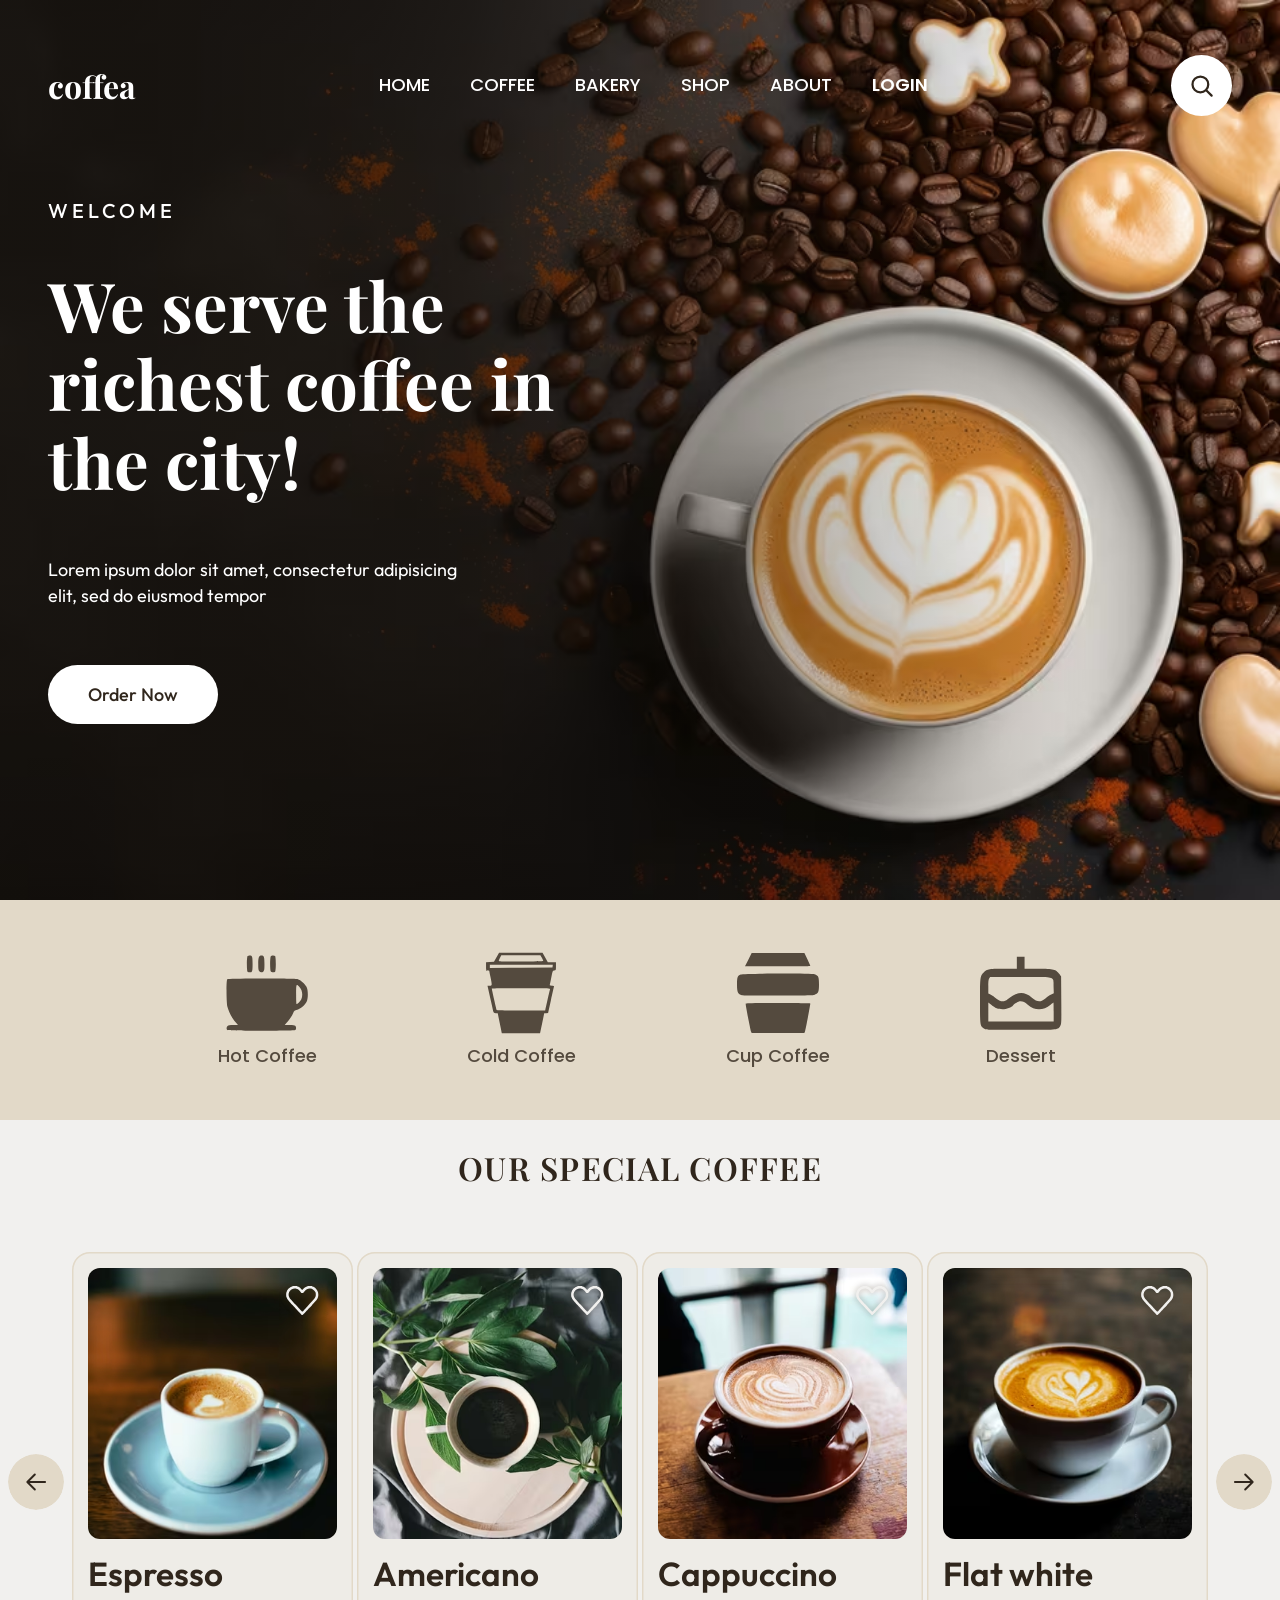
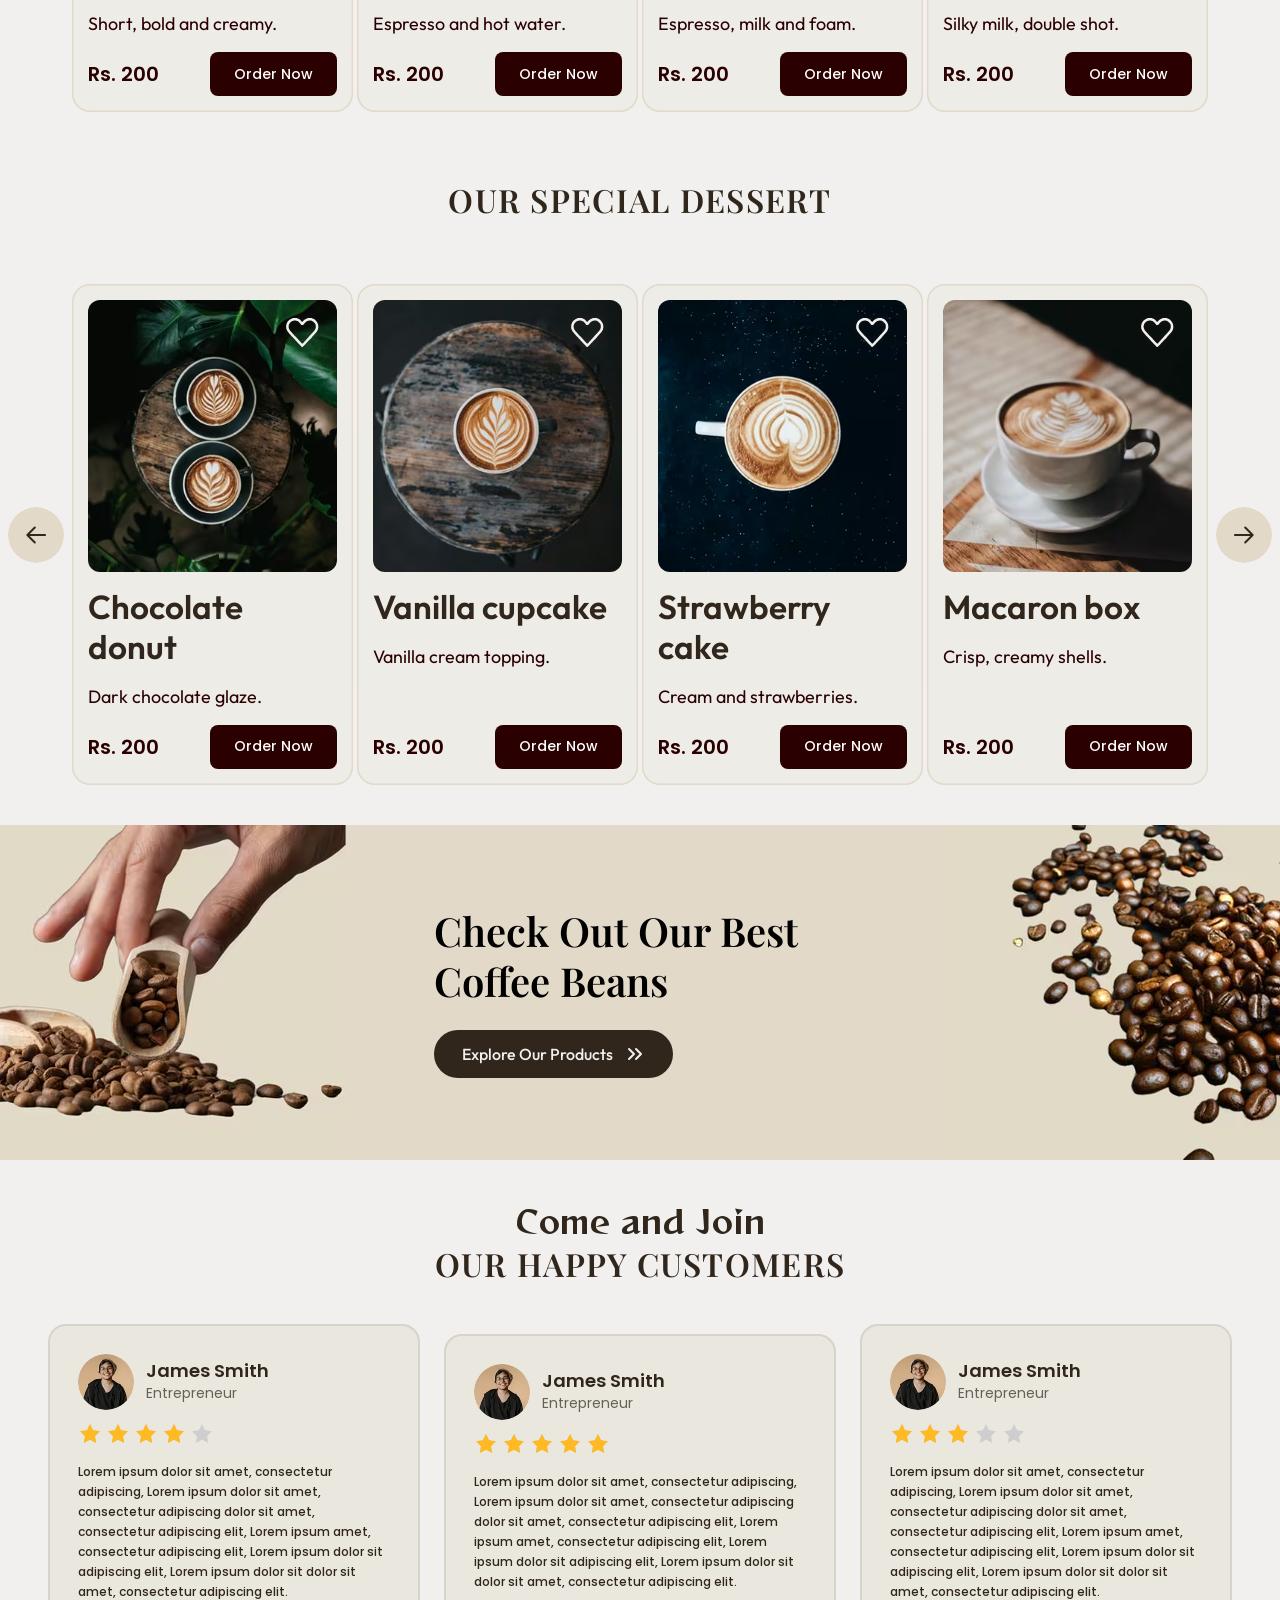
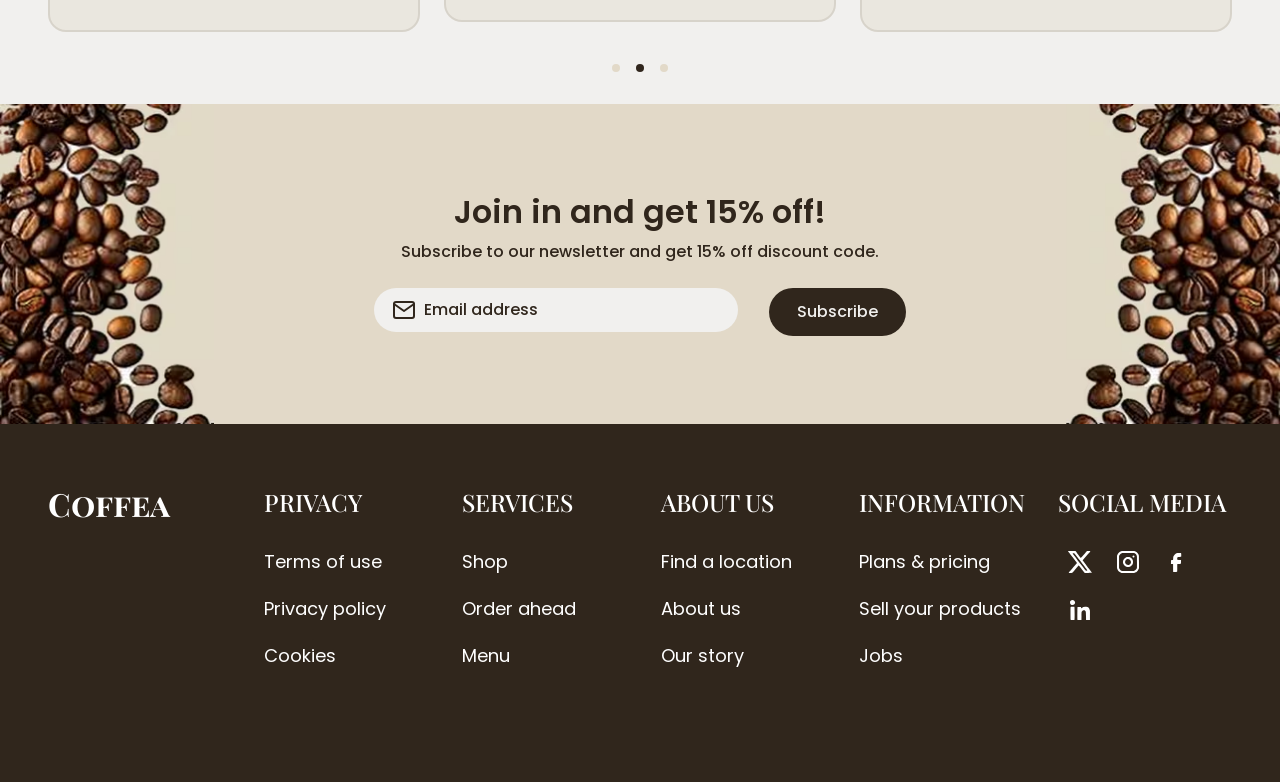
<file: index.html>
<!DOCTYPE html>
<html lang="en">
<head>
  <meta charset="utf-8">
  <meta name="viewport" content="width=device-width, initial-scale=1">
  <title>Coffea — The richest coffee in the city</title>
  <meta name="description" content="Coffea is a coffee shop serving freshly roasted coffee and homemade desserts. Order your favourite cup today.">
  <meta property="og:type" content="website">
  <meta property="og:title" content="Coffea — The richest coffee in the city">
  <meta property="og:description" content="Coffea is a coffee shop serving freshly roasted coffee and homemade desserts. Order your favourite cup today.">
  <meta name="theme-color" content="#30261c">
  <link rel="icon" href="assets/icons/favicon.svg" type="image/svg+xml">
  <link rel="preload" as="image" type="image/avif" imagesrcset="assets/img/hero-768.avif 768w, assets/img/hero-1280.avif 1280w, assets/img/hero-1920.avif 1920w" imagesizes="(min-width: 1024px) 100vw, 1280px" fetchpriority="high">
  <link rel="preconnect" href="https://fonts.googleapis.com">
  <link rel="preconnect" href="https://fonts.gstatic.com" crossorigin>
  <link rel="stylesheet" href="https://fonts.googleapis.com/css2?family=Outfit:wght@400;500;600&amp;family=Playfair+Display:wght@500;600;700&amp;family=Poppins:wght@400;500;600&amp;family=Reggae+One&amp;display=swap">
  <link rel="stylesheet" href="css/tokens.css?v=7">
  <link rel="stylesheet" href="css/base.css?v=7">
  <link rel="stylesheet" href="css/layout.css?v=7">
  <link rel="stylesheet" href="css/components/header.css?v=7">
  <link rel="stylesheet" href="css/components/hero.css?v=7">
  <link rel="stylesheet" href="css/components/categories.css?v=7">
  <link rel="stylesheet" href="css/components/product-card.css?v=7">
  <link rel="stylesheet" href="css/components/carousel.css?v=7">
  <link rel="stylesheet" href="css/components/promo.css?v=7">
  <link rel="stylesheet" href="css/components/testimonial-card.css?v=7">
  <link rel="stylesheet" href="css/components/newsletter.css?v=7">
  <link rel="stylesheet" href="css/components/footer.css?v=7">
  <link rel="stylesheet" href="css/utilities.css?v=7">
</head>
<body>
  <a class="skip-link" href="#main" lang="es">Saltar al contenido</a>
  <header class="header">
    <div class="header__inner container">
      <a class="header__logo" href="/">coffea</a>
      <nav class="header__nav" id="menu" aria-label="Principal">
        <ul class="header__list">
          <li><a class="header__link" href="#">home</a></li>
          <li><a class="header__link" href="#">coffee</a></li>
          <li><a class="header__link" href="#">bakery</a></li>
          <li><a class="header__link" href="#">shop</a></li>
          <li><a class="header__link" href="#">about</a></li>
          <li><a class="header__link header__link--strong" href="#">login</a></li>
        </ul>
      </nav>
      <button class="header__search" type="button" aria-label="Buscar">
        <img src="assets/icons/search.svg" alt="" width="61" height="61">
      </button>
      <input class="header__toggle" type="checkbox" id="menu-toggle" aria-label="Abrir menú" aria-controls="menu">
      <span class="header__burger" aria-hidden="true"><span class="header__burger-bar"></span></span>
    </div>
  </header>
  <main id="main">
    <section class="hero" aria-labelledby="hero-title">
      <picture>
        <source type="image/avif" srcset="assets/img/hero-768.avif 768w, assets/img/hero-1280.avif 1280w, assets/img/hero-1920.avif 1920w" sizes="(min-width: 1024px) 100vw, 1280px">
        <source type="image/webp" srcset="assets/img/hero-768.webp 768w, assets/img/hero-1280.webp 1280w, assets/img/hero-1920.webp 1920w" sizes="(min-width: 1024px) 100vw, 1280px">
        <img class="hero__bg" src="assets/img/hero-1920.jpg" srcset="assets/img/hero-768.jpg 768w, assets/img/hero-1280.jpg 1280w, assets/img/hero-1920.jpg 1920w" sizes="(min-width: 1024px) 100vw, 1280px" alt="" width="1920" height="1000" fetchpriority="high" decoding="async">
      </picture>
      <div class="hero__inner container">
        <div class="hero__content">
          <p class="hero__eyebrow">Welcome</p>
          <h1 class="hero__title" id="hero-title">We serve the richest coffee in the city!</h1>
          <p class="hero__text">Lorem ipsum dolor sit amet, consectetur adipisicing elit, sed do eiusmod tempor</p>
          <a class="btn btn--light" href="#coffee">Order Now</a>
        </div>
      </div>
    </section>

    <section class="categories" aria-label="Categorías">
      <ul class="categories__list">
        <li><a class="categories__link" href="#coffee">
          <svg class="categories__icon" viewBox="0 0 145 145" fill="currentColor" aria-hidden="true"><path fill-rule="evenodd" transform="translate(0.0 5.0)" d="M2.2,132.8C0.4,131.0 0.7,127.5 2.8,125.7C4.2,124.4 6.6,124.0 12.9,124.0L21.2,124.0L16.6,118.8C10.7,112.1 4.5,100.1 2.5,91.9C0.6,83.7 0.3,45.1 2.2,43.2C3.8,41.6 121.6,41.5 127.1,43.0C131.8,44.3 139.5,51.1 142.3,56.4C145.5,62.3 145.5,77.6 142.3,83.5C138.9,89.9 132.2,95.5 126.0,97.1C121.2,98.3 120.6,98.8 118.9,102.8C116.7,107.9 112.0,114.9 107.2,120.2L103.8,124.0L112.3,124.0C118.7,124.0 121.2,124.4 122.4,125.6C124.3,127.4 124.5,131.1 122.8,132.8C121.1,134.5 3.9,134.5 2.2,132.8ZM128.5,84.8C136.5,78.5 137.0,63.8 129.5,56.3C124.2,51.0 124.0,51.3 124.0,70.0C124.0,79.3 124.4,87.0 124.9,87.0C125.3,87.0 127.0,86.0 128.5,84.8ZM38.2,29.8C36.5,28.1 36.5,3.9 38.2,2.2C38.9,1.5 40.6,1.0 42.0,1.0C46.5,1.0 47.0,2.5 47.0,16.0C47.0,29.5 46.5,31.0 42.0,31.0C40.6,31.0 38.9,30.5 38.2,29.8ZM58.6,28.8C57.4,27.1 57.0,23.9 57.0,16.0C57.0,4.3 58.2,1.0 62.5,1.0C67.2,1.0 68.0,3.1 68.0,15.9C68.0,26.1 67.7,27.9 66.2,29.3C63.6,31.6 60.4,31.4 58.6,28.8ZM79.0,29.1C78.5,28.0 78.0,22.1 78.0,16.0C78.0,9.9 78.5,4.0 79.0,2.9C80.2,0.7 84.9,0.3 86.8,2.2C88.5,3.9 88.5,28.1 86.8,29.8C84.9,31.7 80.2,31.3 79.0,29.1Z"/></svg>
          Hot Coffee</a></li>
        <li><a class="categories__link" href="#coffee">
          <svg class="categories__icon" viewBox="0 0 129 129" fill="currentColor" aria-hidden="true"><path fill-rule="evenodd" transform="translate(9.5 0.0)" d="M24.9,127.8C24.8,127.6 23.4,120.5 21.6,112.0L18.4,96.5L15.2,96.2C12.9,96.0 11.9,95.3 11.5,93.7C11.2,92.5 9.0,82.8 6.6,72.2L2.3,53.0L5.6,53.0C9.7,53.0 9.7,52.8 7.0,39.5C5.9,34.2 5.0,29.6 5.0,29.4C5.0,29.2 3.9,29.0 2.5,29.0C0.1,29.0 -0.0,28.8 -0.0,22.5L-0.0,16.1L6.2,15.8L12.5,15.5L16.5,8.3L20.5,1.0L54.7,1.0L88.9,1.0L93.1,8.5L97.2,16.0L103.6,16.0L110.0,16.0L110.0,22.5C110.0,28.7 109.9,29.0 107.6,29.0C104.8,29.0 104.8,29.1 102.5,41.0C101.6,45.7 100.6,50.3 100.4,51.3C100.0,52.7 100.5,53.0 103.5,53.0C106.6,53.0 107.2,53.3 106.8,54.8C106.5,55.7 104.4,65.4 102.0,76.2L97.6,95.9L94.6,96.2L91.5,96.5L88.3,112.0C86.5,120.5 85.1,127.6 85.0,127.8C85.0,127.9 71.5,128.0 55.0,128.0C38.5,128.0 25.0,127.9 24.9,127.8ZM93.5,89.8C93.8,88.5 95.4,81.4 97.0,74.0C98.7,66.6 100.3,59.7 100.6,58.8C101.1,57.1 98.5,57.0 55.1,57.0C29.7,57.0 9.0,57.2 9.0,57.5C9.0,58.7 16.3,90.5 16.7,91.2C16.9,91.7 34.2,92.0 55.0,92.0L93.0,92.0L93.5,89.8ZM104.8,22.2L105.1,20.0L55.6,20.0L6.0,20.0L6.0,22.5L6.0,25.0L55.2,24.8L104.5,24.5L104.8,22.2ZM90.0,14.2C90.0,13.8 89.0,11.6 87.8,9.2L85.5,5.0L54.8,5.0L24.0,5.0L22.0,9.0C20.9,11.1 20.0,13.4 20.0,14.0C20.0,14.7 31.4,15.0 55.0,15.0C74.2,15.0 90.0,14.7 90.0,14.2Z"/></svg>
          Cold Coffee</a></li>
        <li><a class="categories__link" href="#coffee">
          <svg class="categories__icon" viewBox="0 0 123 123" fill="currentColor" aria-hidden="true"><path fill-rule="evenodd" transform="translate(0.0 0.5)" d="M21.0,118.8C20.1,116.6 13.0,79.9 13.0,77.2C13.0,76.3 23.4,76.0 61.5,76.0C88.2,76.0 110.0,76.3 110.0,76.7C110.0,78.8 102.7,116.9 102.0,118.8L101.0,121.0L61.5,121.0L22.0,121.0L21.0,118.8ZM7.3,64.3C1.6,63.2 -0.0,59.9 0.0,49.0C0.0,37.5 0.8,35.4 5.5,33.4C9.6,31.7 112.0,31.3 116.4,33.0C122.2,35.1 123.0,37.1 123.0,48.3C123.0,59.6 122.1,61.5 115.7,63.9C113.0,65.0 12.5,65.3 7.3,64.3ZM17.0,11.0L22.0,1.0L61.6,1.0L101.1,1.0L105.6,10.4C108.0,15.5 110.0,20.0 110.0,20.4C110.0,20.7 87.9,21.0 61.0,21.0L12.0,21.0L17.0,11.0Z"/></svg>
          Cup Coffee</a></li>
        <li><a class="categories__link" href="#dessert">
          <svg class="categories__icon" viewBox="0 0 138 138" fill="currentColor" aria-hidden="true"><path fill-rule="evenodd" transform="translate(0.0 7.0)" d="M7.2,122.0C-0.0,117.6 0.0,117.8 0.0,76.5C0.0,36.4 0.3,34.0 5.3,28.3C11.2,21.6 13.6,21.0 39.2,21.0L62.0,21.0L62.0,11.0L62.0,1.0L68.5,1.0L75.0,1.0L75.0,11.0L75.0,21.0L97.8,21.0C124.2,21.0 127.9,22.0 133.6,30.2L136.5,34.3L136.8,74.2C137.1,113.0 137.0,114.3 135.0,117.5C130.9,124.2 132.5,124.0 68.3,124.0C12.4,124.0 10.4,123.9 7.2,122.0ZM124.0,94.0C124.0,85.2 123.8,78.0 123.6,78.0C123.4,78.0 121.2,79.6 118.8,81.7C106.6,92.0 91.9,92.0 80.4,81.8C75.2,77.1 72.9,76.0 68.2,76.0C64.5,76.0 57.4,79.9 55.5,83.0C53.7,85.9 44.4,89.3 38.0,89.3C30.2,89.3 25.6,87.6 18.9,81.9L14.0,77.8L14.0,93.9L14.0,110.0L69.0,110.0L124.0,110.0L124.0,94.0ZM46.5,72.4C62.4,59.6 74.3,58.9 87.4,69.9C96.6,77.7 102.2,77.9 110.6,70.7C113.4,68.4 117.5,65.6 119.9,64.6L124.2,62.6L123.8,50.9C123.3,33.2 129.6,35.0 68.4,35.0L17.1,35.0L15.6,37.2C14.4,38.9 14.0,42.2 14.0,51.2L14.0,63.0L16.8,64.1C18.3,64.7 22.0,67.0 25.0,69.4C35.0,77.2 39.8,77.9 46.5,72.4Z"/></svg>
          Dessert</a></li>
      </ul>
    </section>

    <section class="products" aria-labelledby="coffee-title" id="coffee">
      <h2 class="section-title products__title" id="coffee-title">Our Special Coffee</h2>
      <div class="carousel">
        <span class="carousel__arrow carousel__arrow--prev" aria-hidden="true"></span>
        <ul class="carousel__track">
          <li class="carousel__item">
            <article class="product-card">
              <div class="product-card__media">
                <picture>
                  <source type="image/avif" srcset="assets/img/coffee-1-334.avif 334w, assets/img/coffee-1-668.avif 668w" sizes="(min-width: 1440px) 334px, (min-width: 1024px) 22vw, (min-width: 768px) 40vw, 82vw">
                  <source type="image/webp" srcset="assets/img/coffee-1-334.webp 334w, assets/img/coffee-1-668.webp 668w" sizes="(min-width: 1440px) 334px, (min-width: 1024px) 22vw, (min-width: 768px) 40vw, 82vw">
                  <img class="product-card__img" src="assets/img/coffee-1-334.jpg" srcset="assets/img/coffee-1-334.jpg 334w, assets/img/coffee-1-668.jpg 668w" sizes="(min-width: 1440px) 334px, (min-width: 1024px) 22vw, (min-width: 768px) 40vw, 82vw" alt="Espresso in a white cup on a light blue saucer" width="334" height="364" loading="lazy" decoding="async">
                </picture>
                <input class="product-card__fav-input" type="checkbox" id="fav-coffee-1" aria-label="Marcar Espresso como favorito">
                <span class="product-card__fav" aria-hidden="true"></span>
              </div>
              <h3 class="product-card__title">Espresso</h3>
              <p class="product-card__desc">Short, bold and creamy.</p>
              <div class="product-card__footer">
                <data class="product-card__price" value="200">Rs. 200</data>
                <button class="product-card__btn" type="button">Order Now</button>
              </div>
            </article>
          </li>
          <li class="carousel__item">
            <article class="product-card">
              <div class="product-card__media">
                <picture>
                  <source type="image/avif" srcset="assets/img/coffee-2-334.avif 334w, assets/img/coffee-2-668.avif 668w" sizes="(min-width: 1440px) 334px, (min-width: 1024px) 22vw, (min-width: 768px) 40vw, 82vw">
                  <source type="image/webp" srcset="assets/img/coffee-2-334.webp 334w, assets/img/coffee-2-668.webp 668w" sizes="(min-width: 1440px) 334px, (min-width: 1024px) 22vw, (min-width: 768px) 40vw, 82vw">
                  <img class="product-card__img" src="assets/img/coffee-2-334.jpg" srcset="assets/img/coffee-2-334.jpg 334w, assets/img/coffee-2-668.jpg 668w" sizes="(min-width: 1440px) 334px, (min-width: 1024px) 22vw, (min-width: 768px) 40vw, 82vw" alt="Black coffee in a white cup on a wooden tray with green leaves" width="334" height="364" loading="lazy" decoding="async">
                </picture>
                <input class="product-card__fav-input" type="checkbox" id="fav-coffee-2" aria-label="Marcar Americano como favorito">
                <span class="product-card__fav" aria-hidden="true"></span>
              </div>
              <h3 class="product-card__title">Americano</h3>
              <p class="product-card__desc">Espresso and hot water.</p>
              <div class="product-card__footer">
                <data class="product-card__price" value="200">Rs. 200</data>
                <button class="product-card__btn" type="button">Order Now</button>
              </div>
            </article>
          </li>
          <li class="carousel__item">
            <article class="product-card">
              <div class="product-card__media">
                <picture>
                  <source type="image/avif" srcset="assets/img/coffee-3-334.avif 334w, assets/img/coffee-3-668.avif 668w" sizes="(min-width: 1440px) 334px, (min-width: 1024px) 22vw, (min-width: 768px) 40vw, 82vw">
                  <source type="image/webp" srcset="assets/img/coffee-3-334.webp 334w, assets/img/coffee-3-668.webp 668w" sizes="(min-width: 1440px) 334px, (min-width: 1024px) 22vw, (min-width: 768px) 40vw, 82vw">
                  <img class="product-card__img" src="assets/img/coffee-3-334.jpg" srcset="assets/img/coffee-3-334.jpg 334w, assets/img/coffee-3-668.jpg 668w" sizes="(min-width: 1440px) 334px, (min-width: 1024px) 22vw, (min-width: 768px) 40vw, 82vw" alt="Cappuccino with a heart of milk foam in a brown cup on a wooden table" width="334" height="364" loading="lazy" decoding="async">
                </picture>
                <input class="product-card__fav-input" type="checkbox" id="fav-coffee-3" aria-label="Marcar Cappuccino como favorito">
                <span class="product-card__fav" aria-hidden="true"></span>
              </div>
              <h3 class="product-card__title">Cappuccino</h3>
              <p class="product-card__desc">Espresso, milk and foam.</p>
              <div class="product-card__footer">
                <data class="product-card__price" value="200">Rs. 200</data>
                <button class="product-card__btn" type="button">Order Now</button>
              </div>
            </article>
          </li>
          <li class="carousel__item">
            <article class="product-card">
              <div class="product-card__media">
                <picture>
                  <source type="image/avif" srcset="assets/img/coffee-4-334.avif 334w, assets/img/coffee-4-668.avif 668w" sizes="(min-width: 1440px) 334px, (min-width: 1024px) 22vw, (min-width: 768px) 40vw, 82vw">
                  <source type="image/webp" srcset="assets/img/coffee-4-334.webp 334w, assets/img/coffee-4-668.webp 668w" sizes="(min-width: 1440px) 334px, (min-width: 1024px) 22vw, (min-width: 768px) 40vw, 82vw">
                  <img class="product-card__img" src="assets/img/coffee-4-334.jpg" srcset="assets/img/coffee-4-334.jpg 334w, assets/img/coffee-4-668.jpg 668w" sizes="(min-width: 1440px) 334px, (min-width: 1024px) 22vw, (min-width: 768px) 40vw, 82vw" alt="Coffee with latte art in a white cup and saucer on a dark table" width="334" height="364" loading="lazy" decoding="async">
                </picture>
                <input class="product-card__fav-input" type="checkbox" id="fav-coffee-4" aria-label="Marcar Flat white como favorito">
                <span class="product-card__fav" aria-hidden="true"></span>
              </div>
              <h3 class="product-card__title">Flat white</h3>
              <p class="product-card__desc">Silky milk, double shot.</p>
              <div class="product-card__footer">
                <data class="product-card__price" value="200">Rs. 200</data>
                <button class="product-card__btn" type="button">Order Now</button>
              </div>
            </article>
          </li>
        </ul>
        <span class="carousel__arrow carousel__arrow--next" aria-hidden="true"></span>
      </div>
    </section>
    <section class="products" aria-labelledby="dessert-title" id="dessert">
      <h2 class="section-title products__title" id="dessert-title">Our Special Dessert</h2>
      <div class="carousel">
        <span class="carousel__arrow carousel__arrow--prev" aria-hidden="true"></span>
        <ul class="carousel__track">
          <li class="carousel__item">
            <article class="product-card">
              <div class="product-card__media">
                <picture>
                  <source type="image/avif" srcset="assets/img/dessert-1-334.avif 334w, assets/img/dessert-1-668.avif 668w" sizes="(min-width: 1440px) 334px, (min-width: 1024px) 22vw, (min-width: 768px) 40vw, 82vw">
                  <source type="image/webp" srcset="assets/img/dessert-1-334.webp 334w, assets/img/dessert-1-668.webp 668w" sizes="(min-width: 1440px) 334px, (min-width: 1024px) 22vw, (min-width: 768px) 40vw, 82vw">
                  <img class="product-card__img" src="assets/img/dessert-1-334.jpg" srcset="assets/img/dessert-1-334.jpg 334w, assets/img/dessert-1-668.jpg 668w" sizes="(min-width: 1440px) 334px, (min-width: 1024px) 22vw, (min-width: 768px) 40vw, 82vw" alt="Two cups of latte art coffee on a wooden stool among green leaves" width="334" height="364" loading="lazy" decoding="async">
                </picture>
                <input class="product-card__fav-input" type="checkbox" id="fav-dessert-1" aria-label="Marcar Chocolate donut como favorito">
                <span class="product-card__fav" aria-hidden="true"></span>
              </div>
              <h3 class="product-card__title">Chocolate donut</h3>
              <p class="product-card__desc">Dark chocolate glaze.</p>
              <div class="product-card__footer">
                <data class="product-card__price" value="200">Rs. 200</data>
                <button class="product-card__btn" type="button">Order Now</button>
              </div>
            </article>
          </li>
          <li class="carousel__item">
            <article class="product-card">
              <div class="product-card__media">
                <picture>
                  <source type="image/avif" srcset="assets/img/dessert-2-334.avif 334w, assets/img/dessert-2-668.avif 668w" sizes="(min-width: 1440px) 334px, (min-width: 1024px) 22vw, (min-width: 768px) 40vw, 82vw">
                  <source type="image/webp" srcset="assets/img/dessert-2-334.webp 334w, assets/img/dessert-2-668.webp 668w" sizes="(min-width: 1440px) 334px, (min-width: 1024px) 22vw, (min-width: 768px) 40vw, 82vw">
                  <img class="product-card__img" src="assets/img/dessert-2-334.jpg" srcset="assets/img/dessert-2-334.jpg 334w, assets/img/dessert-2-668.jpg 668w" sizes="(min-width: 1440px) 334px, (min-width: 1024px) 22vw, (min-width: 768px) 40vw, 82vw" alt="Top view of a latte art coffee on a round weathered wooden stool" width="334" height="364" loading="lazy" decoding="async">
                </picture>
                <input class="product-card__fav-input" type="checkbox" id="fav-dessert-2" aria-label="Marcar Vanilla cupcake como favorito">
                <span class="product-card__fav" aria-hidden="true"></span>
              </div>
              <h3 class="product-card__title">Vanilla cupcake</h3>
              <p class="product-card__desc">Vanilla cream topping.</p>
              <div class="product-card__footer">
                <data class="product-card__price" value="200">Rs. 200</data>
                <button class="product-card__btn" type="button">Order Now</button>
              </div>
            </article>
          </li>
          <li class="carousel__item">
            <article class="product-card">
              <div class="product-card__media">
                <picture>
                  <source type="image/avif" srcset="assets/img/dessert-3-334.avif 334w, assets/img/dessert-3-668.avif 668w" sizes="(min-width: 1440px) 334px, (min-width: 1024px) 22vw, (min-width: 768px) 40vw, 82vw">
                  <source type="image/webp" srcset="assets/img/dessert-3-334.webp 334w, assets/img/dessert-3-668.webp 668w" sizes="(min-width: 1440px) 334px, (min-width: 1024px) 22vw, (min-width: 768px) 40vw, 82vw">
                  <img class="product-card__img" src="assets/img/dessert-3-334.jpg" srcset="assets/img/dessert-3-334.jpg 334w, assets/img/dessert-3-668.jpg 668w" sizes="(min-width: 1440px) 334px, (min-width: 1024px) 22vw, (min-width: 768px) 40vw, 82vw" alt="Top view of a latte art coffee on a dark starry background" width="334" height="364" loading="lazy" decoding="async">
                </picture>
                <input class="product-card__fav-input" type="checkbox" id="fav-dessert-3" aria-label="Marcar Strawberry cake como favorito">
                <span class="product-card__fav" aria-hidden="true"></span>
              </div>
              <h3 class="product-card__title">Strawberry cake</h3>
              <p class="product-card__desc">Cream and strawberries.</p>
              <div class="product-card__footer">
                <data class="product-card__price" value="200">Rs. 200</data>
                <button class="product-card__btn" type="button">Order Now</button>
              </div>
            </article>
          </li>
          <li class="carousel__item">
            <article class="product-card">
              <div class="product-card__media">
                <picture>
                  <source type="image/avif" srcset="assets/img/dessert-4-334.avif 334w, assets/img/dessert-4-668.avif 668w" sizes="(min-width: 1440px) 334px, (min-width: 1024px) 22vw, (min-width: 768px) 40vw, 82vw">
                  <source type="image/webp" srcset="assets/img/dessert-4-334.webp 334w, assets/img/dessert-4-668.webp 668w" sizes="(min-width: 1440px) 334px, (min-width: 1024px) 22vw, (min-width: 768px) 40vw, 82vw">
                  <img class="product-card__img" src="assets/img/dessert-4-334.jpg" srcset="assets/img/dessert-4-334.jpg 334w, assets/img/dessert-4-668.jpg 668w" sizes="(min-width: 1440px) 334px, (min-width: 1024px) 22vw, (min-width: 768px) 40vw, 82vw" alt="Cup of latte with a leaf pattern on a table in warm sunlight" width="334" height="364" loading="lazy" decoding="async">
                </picture>
                <input class="product-card__fav-input" type="checkbox" id="fav-dessert-4" aria-label="Marcar Macaron box como favorito">
                <span class="product-card__fav" aria-hidden="true"></span>
              </div>
              <h3 class="product-card__title">Macaron box</h3>
              <p class="product-card__desc">Crisp, creamy shells.</p>
              <div class="product-card__footer">
                <data class="product-card__price" value="200">Rs. 200</data>
                <button class="product-card__btn" type="button">Order Now</button>
              </div>
            </article>
          </li>
        </ul>
        <span class="carousel__arrow carousel__arrow--next" aria-hidden="true"></span>
      </div>
    </section>

    <section class="promo" aria-labelledby="promo-title">
      <picture>
        <source type="image/avif" srcset="assets/img/promo-hand-520.avif 520w, assets/img/promo-hand-1041.avif 1041w" sizes="(min-width: 1024px) 27vw, 22vw">
        <source type="image/webp" srcset="assets/img/promo-hand-520.webp 520w, assets/img/promo-hand-1041.webp 1041w" sizes="(min-width: 1024px) 27vw, 22vw">
        <img class="promo__img promo__img--hand" src="assets/img/promo-hand-520.jpg" srcset="assets/img/promo-hand-520.jpg 520w, assets/img/promo-hand-1041.jpg 1041w" sizes="(min-width: 1024px) 27vw, 22vw" alt="" width="520" height="335" loading="lazy" decoding="async">
      </picture>
      <div class="promo__inner container">
        <h2 class="promo__title" id="promo-title">Check Out Our Best Coffee Beans</h2>
        <a class="btn btn--dark" href="#coffee">Explore Our Products <span class="btn__icon" aria-hidden="true"></span></a>
      </div>
      <picture>
        <source type="image/avif" srcset="assets/img/promo-beans-503.avif 503w, assets/img/promo-beans-1005.avif 1005w" sizes="26vw">
        <source type="image/webp" srcset="assets/img/promo-beans-503.webp 503w, assets/img/promo-beans-1005.webp 1005w" sizes="26vw">
        <img class="promo__img promo__img--beans" src="assets/img/promo-beans-503.jpg" srcset="assets/img/promo-beans-503.jpg 503w, assets/img/promo-beans-1005.jpg 1005w" sizes="26vw" alt="" width="503" height="335" loading="lazy" decoding="async">
      </picture>
    </section>

    <section class="testimonials" aria-labelledby="testimonials-title">
      <h2 class="testimonials__title" id="testimonials-title">
        <span class="testimonials__eyebrow">Come and Join</span>
        <span class="testimonials__heading">Our Happy Customers</span>
      </h2>
      <ul class="testimonials__list">
          <li class="testimonials__item" id="t-1">
            <figure class="testimonial-card">
              <figcaption class="testimonial-card__caption">
                <picture>
                  <source type="image/webp" srcset="assets/img/avatar-1.webp">
                  <img class="testimonial-card__avatar" src="assets/img/avatar-1.jpg" alt="" width="56" height="56" loading="lazy" decoding="async">
                </picture>
                <span>
                  <span class="testimonial-card__name">James Smith</span>
                  <span class="testimonial-card__role">Entrepreneur</span>
                </span>
                <span class="testimonial-card__rating testimonial-card__rating--4" role="img" aria-label="4 de 5 estrellas"></span>
              </figcaption>
              <blockquote class="testimonial-card__text"><p>Lorem ipsum dolor sit amet, consectetur adipiscing, Lorem ipsum dolor sit amet, consectetur adipiscing dolor sit amet, consectetur adipiscing elit, Lorem ipsum amet, consectetur adipiscing elit, Lorem ipsum dolor sit adipiscing elit, Lorem ipsum dolor sit dolor sit amet, consectetur adipiscing elit.</p></blockquote>
            </figure>
          </li>
          <li class="testimonials__item testimonials__item--featured" id="t-2">
            <figure class="testimonial-card">
              <figcaption class="testimonial-card__caption">
                <picture>
                  <source type="image/webp" srcset="assets/img/avatar-1.webp">
                  <img class="testimonial-card__avatar" src="assets/img/avatar-1.jpg" alt="" width="56" height="56" loading="lazy" decoding="async">
                </picture>
                <span>
                  <span class="testimonial-card__name">James Smith</span>
                  <span class="testimonial-card__role">Entrepreneur</span>
                </span>
                <span class="testimonial-card__rating testimonial-card__rating--5" role="img" aria-label="5 de 5 estrellas"></span>
              </figcaption>
              <blockquote class="testimonial-card__text"><p>Lorem ipsum dolor sit amet, consectetur adipiscing, Lorem ipsum dolor sit amet, consectetur adipiscing dolor sit amet, consectetur adipiscing elit, Lorem ipsum amet, consectetur adipiscing elit, Lorem ipsum dolor sit adipiscing elit, Lorem ipsum dolor sit dolor sit amet, consectetur adipiscing elit.</p></blockquote>
            </figure>
          </li>
          <li class="testimonials__item" id="t-3">
            <figure class="testimonial-card">
              <figcaption class="testimonial-card__caption">
                <picture>
                  <source type="image/webp" srcset="assets/img/avatar-1.webp">
                  <img class="testimonial-card__avatar" src="assets/img/avatar-1.jpg" alt="" width="56" height="56" loading="lazy" decoding="async">
                </picture>
                <span>
                  <span class="testimonial-card__name">James Smith</span>
                  <span class="testimonial-card__role">Entrepreneur</span>
                </span>
                <span class="testimonial-card__rating testimonial-card__rating--3" role="img" aria-label="3 de 5 estrellas"></span>
              </figcaption>
              <blockquote class="testimonial-card__text"><p>Lorem ipsum dolor sit amet, consectetur adipiscing, Lorem ipsum dolor sit amet, consectetur adipiscing dolor sit amet, consectetur adipiscing elit, Lorem ipsum amet, consectetur adipiscing elit, Lorem ipsum dolor sit adipiscing elit, Lorem ipsum dolor sit dolor sit amet, consectetur adipiscing elit.</p></blockquote>
            </figure>
          </li>
      </ul>
      <nav class="testimonials__pager" aria-label="Testimonios">
        <a class="testimonials__pager-link" href="#t-1"><span class="visually-hidden" lang="es">Testimonio 1</span></a>
        <a class="testimonials__pager-link testimonials__pager-link--current" href="#t-2" aria-current="true"><span class="visually-hidden" lang="es">Testimonio 2</span></a>
        <a class="testimonials__pager-link" href="#t-3"><span class="visually-hidden" lang="es">Testimonio 3</span></a>
      </nav>
    </section>

    <section class="newsletter" aria-labelledby="newsletter-title">
      <picture>
        <source type="image/avif" srcset="assets/img/newsletter-beans-215.avif 215w, assets/img/newsletter-beans-430.avif 430w" sizes="215px">
        <source type="image/webp" srcset="assets/img/newsletter-beans-215.webp 215w, assets/img/newsletter-beans-430.webp 430w" sizes="215px">
        <img class="newsletter__img newsletter__img--left" src="assets/img/newsletter-beans-215.jpg" srcset="assets/img/newsletter-beans-215.jpg 215w, assets/img/newsletter-beans-430.jpg 430w" sizes="215px" alt="" width="215" height="321" loading="lazy" decoding="async">
      </picture>
      <div class="newsletter__inner container">
        <h2 class="newsletter__title" id="newsletter-title">Join in and get 15% off!</h2>
        <p class="newsletter__subtitle">Subscribe to our newsletter and get 15% off discount code.</p>
        <form class="newsletter__form" action="#" method="post">
          <label class="visually-hidden" for="newsletter-email" lang="es">Correo electrónico</label>
          <input class="newsletter__field" id="newsletter-email" name="email" type="email" required autocomplete="email" placeholder="Email address">
          <button class="btn btn--dark newsletter__submit" type="submit">Subscribe</button>
        </form>
      </div>
      <picture>
        <source type="image/avif" srcset="assets/img/newsletter-beans-215.avif 215w, assets/img/newsletter-beans-430.avif 430w" sizes="215px">
        <source type="image/webp" srcset="assets/img/newsletter-beans-215.webp 215w, assets/img/newsletter-beans-430.webp 430w" sizes="215px">
        <img class="newsletter__img newsletter__img--right" src="assets/img/newsletter-beans-215.jpg" srcset="assets/img/newsletter-beans-215.jpg 215w, assets/img/newsletter-beans-430.jpg 430w" sizes="215px" alt="" width="215" height="321" loading="lazy" decoding="async">
      </picture>
    </section>
  </main>
  <footer class="footer">
    <div class="container footer__grid">
      <a class="footer__brand" href="/">Coffea</a>
        <nav class="footer__col" aria-labelledby="footer-h-0">
          <h3 class="footer__heading" id="footer-h-0">PRIVACY</h3>
          <ul class="footer__list">
            <li><a class="footer__link" href="#">Terms of use</a></li>
            <li><a class="footer__link" href="#">Privacy policy</a></li>
            <li><a class="footer__link" href="#">Cookies</a></li>
          </ul>
        </nav>
        <nav class="footer__col" aria-labelledby="footer-h-1">
          <h3 class="footer__heading" id="footer-h-1">SERVICES</h3>
          <ul class="footer__list">
            <li><a class="footer__link" href="#">Shop</a></li>
            <li><a class="footer__link" href="#">Order ahead</a></li>
            <li><a class="footer__link" href="#">Menu</a></li>
          </ul>
        </nav>
        <nav class="footer__col" aria-labelledby="footer-h-2">
          <h3 class="footer__heading" id="footer-h-2">ABOUT US</h3>
          <ul class="footer__list">
            <li><a class="footer__link" href="#">Find a location</a></li>
            <li><a class="footer__link" href="#">About us</a></li>
            <li><a class="footer__link" href="#">Our story</a></li>
          </ul>
        </nav>
        <nav class="footer__col" aria-labelledby="footer-h-3">
          <h3 class="footer__heading" id="footer-h-3">INFORMATION</h3>
          <ul class="footer__list">
            <li><a class="footer__link" href="#">Plans &amp; pricing</a></li>
            <li><a class="footer__link" href="#">Sell your products</a></li>
            <li><a class="footer__link" href="#">Jobs</a></li>
          </ul>
        </nav>
      <div class="footer__social">
        <h3 class="footer__heading" id="footer-h-social">SOCIAL MEDIA</h3>
        <ul class="footer__social-list" aria-labelledby="footer-h-social">
            <li><a class="footer__social-link" href="#" aria-label="X (Twitter)"><img src="assets/icons/social-x.svg" alt="" width="24" height="24" loading="lazy"></a></li>
            <li><a class="footer__social-link" href="#" aria-label="Instagram"><img src="assets/icons/social-instagram.svg" alt="" width="24" height="24" loading="lazy"></a></li>
            <li><a class="footer__social-link" href="#" aria-label="Facebook"><img src="assets/icons/social-facebook.svg" alt="" width="24" height="24" loading="lazy"></a></li>
            <li><a class="footer__social-link" href="#" aria-label="LinkedIn"><img src="assets/icons/social-linkedin.svg" alt="" width="24" height="24" loading="lazy"></a></li>
        </ul>
      </div>
    </div>
  </footer>
</body>
</html>
</file>
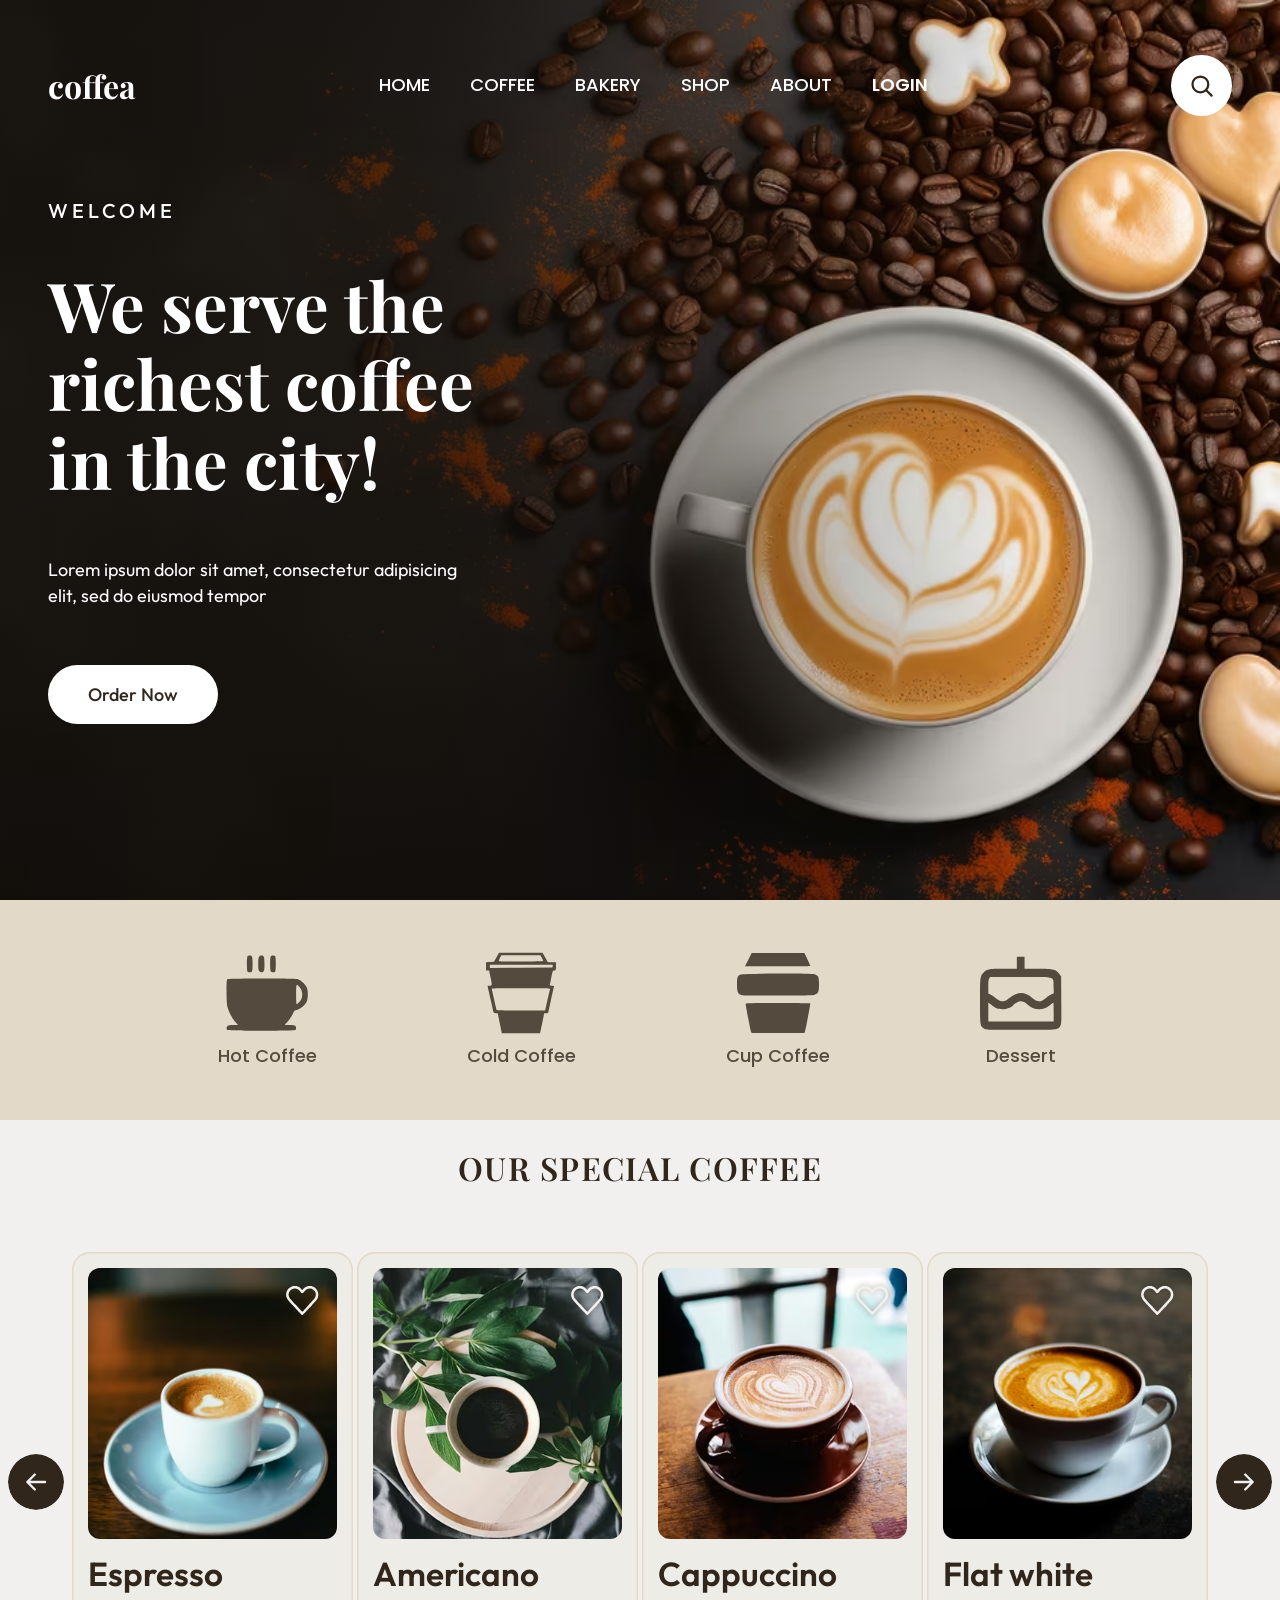
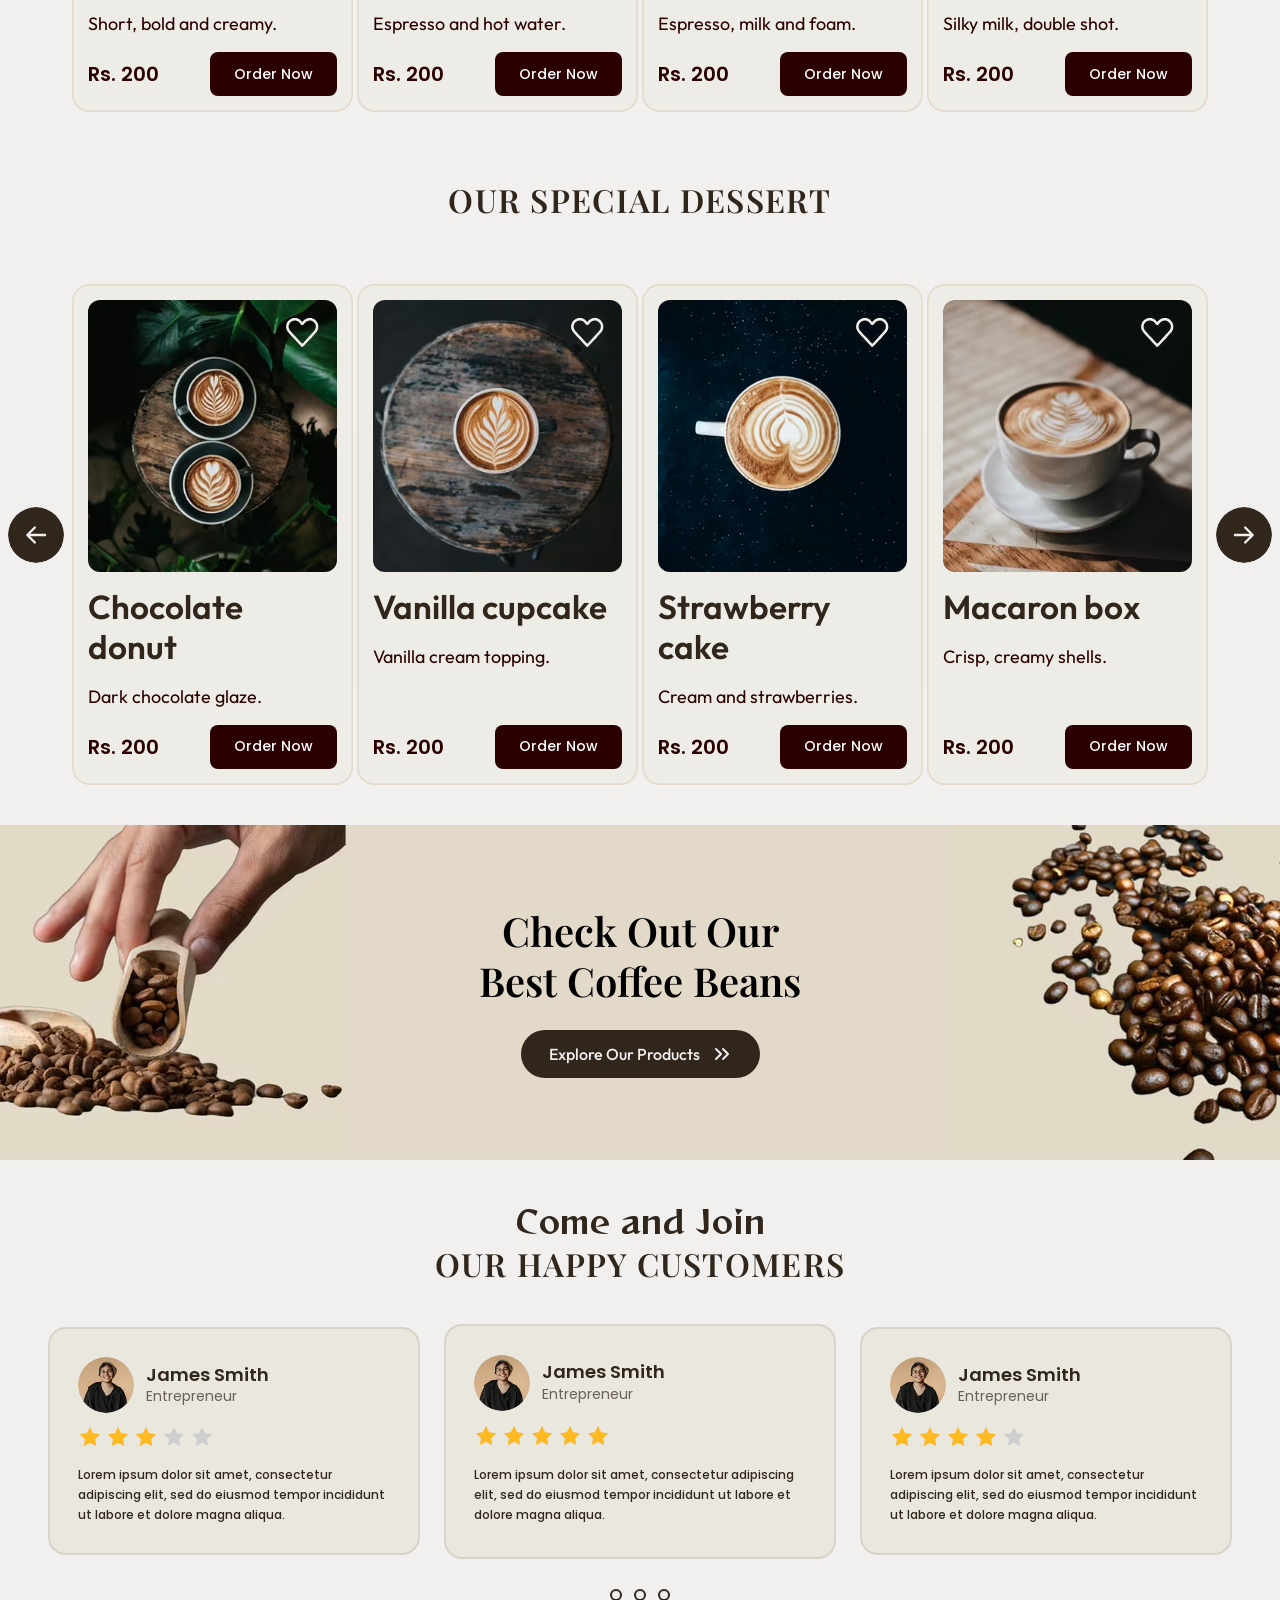
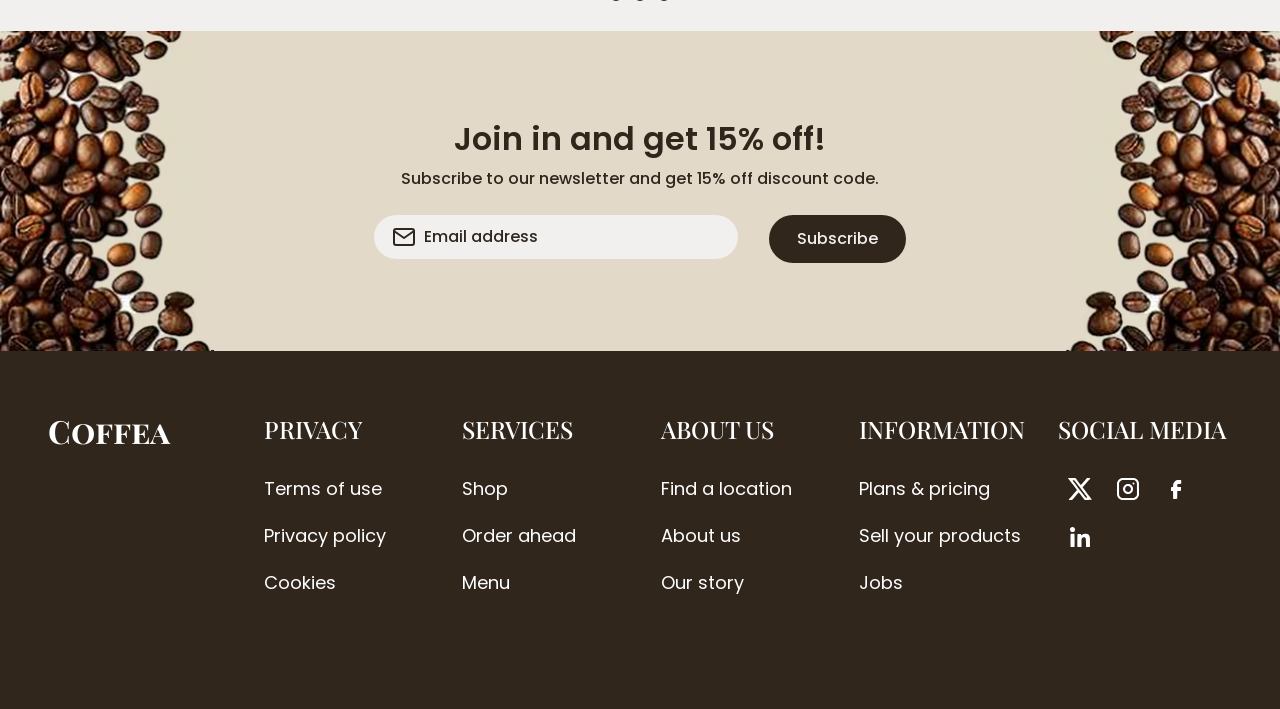
<file: coffea-landing/index.html>
<!DOCTYPE html>
<html lang="en">
<head>
  <meta charset="utf-8">
  <meta name="viewport" content="width=device-width, initial-scale=1">
  <title>Coffea — The richest coffee in the city</title>
  <meta name="description" content="Coffea is a coffee shop serving freshly roasted coffee and homemade desserts. Order your favourite cup today.">
  <meta property="og:type" content="website">
  <meta property="og:title" content="Coffea — The richest coffee in the city">
  <meta property="og:description" content="Coffea is a coffee shop serving freshly roasted coffee and homemade desserts. Order your favourite cup today.">
  <meta name="theme-color" content="#30261c">
  <link rel="icon" href="assets/icons/favicon.svg" type="image/svg+xml">
  <link rel="preload" as="image" type="image/avif" imagesrcset="assets/img/hero-768.avif 768w, assets/img/hero-1280.avif 1280w, assets/img/hero-1920.avif 1920w" imagesizes="(min-width: 1024px) 100vw, 1280px" fetchpriority="high">
  <link rel="preconnect" href="https://fonts.googleapis.com">
  <link rel="preconnect" href="https://fonts.gstatic.com" crossorigin>
  <link rel="stylesheet" href="https://fonts.googleapis.com/css2?family=Outfit:wght@400;500;600&amp;family=Playfair+Display:wght@500;600;700&amp;family=Poppins:wght@400;500;600&amp;family=Reggae+One&amp;display=swap">
  <link rel="stylesheet" href="css/tokens.css?v=6">
  <link rel="stylesheet" href="css/base.css?v=6">
  <link rel="stylesheet" href="css/layout.css?v=6">
  <link rel="stylesheet" href="css/components/header.css?v=6">
  <link rel="stylesheet" href="css/components/hero.css?v=6">
  <link rel="stylesheet" href="css/components/categories.css?v=6">
  <link rel="stylesheet" href="css/components/product-card.css?v=6">
  <link rel="stylesheet" href="css/components/carousel.css?v=6">
  <link rel="stylesheet" href="css/components/promo.css?v=6">
  <link rel="stylesheet" href="css/components/testimonial-card.css?v=6">
  <link rel="stylesheet" href="css/components/newsletter.css?v=6">
  <link rel="stylesheet" href="css/components/footer.css?v=6">
  <link rel="stylesheet" href="css/utilities.css?v=6">
</head>
<body>
  <a class="skip-link" href="#main" lang="es">Saltar al contenido</a>
  <header class="header">
    <div class="header__inner container">
      <a class="header__logo" href="/">coffea</a>
      <nav class="header__nav" id="menu" aria-label="Principal">
        <ul class="header__list">
          <li><a class="header__link" href="#">home</a></li>
          <li><a class="header__link" href="#">coffee</a></li>
          <li><a class="header__link" href="#">bakery</a></li>
          <li><a class="header__link" href="#">shop</a></li>
          <li><a class="header__link" href="#">about</a></li>
          <li><a class="header__link header__link--strong" href="#">login</a></li>
        </ul>
      </nav>
      <button class="header__search" type="button" aria-label="Buscar">
        <img src="assets/icons/search.svg" alt="" width="61" height="61">
      </button>
      <input class="header__toggle" type="checkbox" id="menu-toggle" aria-label="Abrir menú" aria-controls="menu">
      <span class="header__burger" aria-hidden="true"><span class="header__burger-bar"></span></span>
    </div>
  </header>
  <main id="main">
    <section class="hero" aria-labelledby="hero-title">
      <picture>
        <source type="image/avif" srcset="assets/img/hero-768.avif 768w, assets/img/hero-1280.avif 1280w, assets/img/hero-1920.avif 1920w" sizes="(min-width: 1024px) 100vw, 1280px">
        <source type="image/webp" srcset="assets/img/hero-768.webp 768w, assets/img/hero-1280.webp 1280w, assets/img/hero-1920.webp 1920w" sizes="(min-width: 1024px) 100vw, 1280px">
        <img class="hero__bg" src="assets/img/hero-1920.jpg" srcset="assets/img/hero-768.jpg 768w, assets/img/hero-1280.jpg 1280w, assets/img/hero-1920.jpg 1920w" sizes="(min-width: 1024px) 100vw, 1280px" alt="" width="1920" height="1000" fetchpriority="high" decoding="async">
      </picture>
      <div class="hero__inner container">
        <div class="hero__content">
          <p class="hero__eyebrow">Welcome</p>
          <h1 class="hero__title" id="hero-title">We serve the richest coffee in the city!</h1>
          <p class="hero__text">Lorem ipsum dolor sit amet, consectetur adipisicing elit, sed do eiusmod tempor</p>
          <a class="btn btn--light" href="#coffee">Order Now</a>
        </div>
      </div>
    </section>

    <section class="categories" aria-label="Categorías">
      <ul class="categories__list">
        <li><a class="categories__link" href="#coffee">
          <svg class="categories__icon" viewBox="0 0 145 145" fill="currentColor" aria-hidden="true"><path fill-rule="evenodd" transform="translate(0.0 5.0)" d="M2.2,132.8C0.4,131.0 0.7,127.5 2.8,125.7C4.2,124.4 6.6,124.0 12.9,124.0L21.2,124.0L16.6,118.8C10.7,112.1 4.5,100.1 2.5,91.9C0.6,83.7 0.3,45.1 2.2,43.2C3.8,41.6 121.6,41.5 127.1,43.0C131.8,44.3 139.5,51.1 142.3,56.4C145.5,62.3 145.5,77.6 142.3,83.5C138.9,89.9 132.2,95.5 126.0,97.1C121.2,98.3 120.6,98.8 118.9,102.8C116.7,107.9 112.0,114.9 107.2,120.2L103.8,124.0L112.3,124.0C118.7,124.0 121.2,124.4 122.4,125.6C124.3,127.4 124.5,131.1 122.8,132.8C121.1,134.5 3.9,134.5 2.2,132.8ZM128.5,84.8C136.5,78.5 137.0,63.8 129.5,56.3C124.2,51.0 124.0,51.3 124.0,70.0C124.0,79.3 124.4,87.0 124.9,87.0C125.3,87.0 127.0,86.0 128.5,84.8ZM38.2,29.8C36.5,28.1 36.5,3.9 38.2,2.2C38.9,1.5 40.6,1.0 42.0,1.0C46.5,1.0 47.0,2.5 47.0,16.0C47.0,29.5 46.5,31.0 42.0,31.0C40.6,31.0 38.9,30.5 38.2,29.8ZM58.6,28.8C57.4,27.1 57.0,23.9 57.0,16.0C57.0,4.3 58.2,1.0 62.5,1.0C67.2,1.0 68.0,3.1 68.0,15.9C68.0,26.1 67.7,27.9 66.2,29.3C63.6,31.6 60.4,31.4 58.6,28.8ZM79.0,29.1C78.5,28.0 78.0,22.1 78.0,16.0C78.0,9.9 78.5,4.0 79.0,2.9C80.2,0.7 84.9,0.3 86.8,2.2C88.5,3.9 88.5,28.1 86.8,29.8C84.9,31.7 80.2,31.3 79.0,29.1Z"/></svg>
          Hot Coffee</a></li>
        <li><a class="categories__link" href="#coffee">
          <svg class="categories__icon" viewBox="0 0 129 129" fill="currentColor" aria-hidden="true"><path fill-rule="evenodd" transform="translate(9.5 0.0)" d="M24.9,127.8C24.8,127.6 23.4,120.5 21.6,112.0L18.4,96.5L15.2,96.2C12.9,96.0 11.9,95.3 11.5,93.7C11.2,92.5 9.0,82.8 6.6,72.2L2.3,53.0L5.6,53.0C9.7,53.0 9.7,52.8 7.0,39.5C5.9,34.2 5.0,29.6 5.0,29.4C5.0,29.2 3.9,29.0 2.5,29.0C0.1,29.0 -0.0,28.8 -0.0,22.5L-0.0,16.1L6.2,15.8L12.5,15.5L16.5,8.3L20.5,1.0L54.7,1.0L88.9,1.0L93.1,8.5L97.2,16.0L103.6,16.0L110.0,16.0L110.0,22.5C110.0,28.7 109.9,29.0 107.6,29.0C104.8,29.0 104.8,29.1 102.5,41.0C101.6,45.7 100.6,50.3 100.4,51.3C100.0,52.7 100.5,53.0 103.5,53.0C106.6,53.0 107.2,53.3 106.8,54.8C106.5,55.7 104.4,65.4 102.0,76.2L97.6,95.9L94.6,96.2L91.5,96.5L88.3,112.0C86.5,120.5 85.1,127.6 85.0,127.8C85.0,127.9 71.5,128.0 55.0,128.0C38.5,128.0 25.0,127.9 24.9,127.8ZM93.5,89.8C93.8,88.5 95.4,81.4 97.0,74.0C98.7,66.6 100.3,59.7 100.6,58.8C101.1,57.1 98.5,57.0 55.1,57.0C29.7,57.0 9.0,57.2 9.0,57.5C9.0,58.7 16.3,90.5 16.7,91.2C16.9,91.7 34.2,92.0 55.0,92.0L93.0,92.0L93.5,89.8ZM104.8,22.2L105.1,20.0L55.6,20.0L6.0,20.0L6.0,22.5L6.0,25.0L55.2,24.8L104.5,24.5L104.8,22.2ZM90.0,14.2C90.0,13.8 89.0,11.6 87.8,9.2L85.5,5.0L54.8,5.0L24.0,5.0L22.0,9.0C20.9,11.1 20.0,13.4 20.0,14.0C20.0,14.7 31.4,15.0 55.0,15.0C74.2,15.0 90.0,14.7 90.0,14.2Z"/></svg>
          Cold Coffee</a></li>
        <li><a class="categories__link" href="#coffee">
          <svg class="categories__icon" viewBox="0 0 123 123" fill="currentColor" aria-hidden="true"><path fill-rule="evenodd" transform="translate(0.0 0.5)" d="M21.0,118.8C20.1,116.6 13.0,79.9 13.0,77.2C13.0,76.3 23.4,76.0 61.5,76.0C88.2,76.0 110.0,76.3 110.0,76.7C110.0,78.8 102.7,116.9 102.0,118.8L101.0,121.0L61.5,121.0L22.0,121.0L21.0,118.8ZM7.3,64.3C1.6,63.2 -0.0,59.9 0.0,49.0C0.0,37.5 0.8,35.4 5.5,33.4C9.6,31.7 112.0,31.3 116.4,33.0C122.2,35.1 123.0,37.1 123.0,48.3C123.0,59.6 122.1,61.5 115.7,63.9C113.0,65.0 12.5,65.3 7.3,64.3ZM17.0,11.0L22.0,1.0L61.6,1.0L101.1,1.0L105.6,10.4C108.0,15.5 110.0,20.0 110.0,20.4C110.0,20.7 87.9,21.0 61.0,21.0L12.0,21.0L17.0,11.0Z"/></svg>
          Cup Coffee</a></li>
        <li><a class="categories__link" href="#dessert">
          <svg class="categories__icon" viewBox="0 0 138 138" fill="currentColor" aria-hidden="true"><path fill-rule="evenodd" transform="translate(0.0 7.0)" d="M7.2,122.0C-0.0,117.6 0.0,117.8 0.0,76.5C0.0,36.4 0.3,34.0 5.3,28.3C11.2,21.6 13.6,21.0 39.2,21.0L62.0,21.0L62.0,11.0L62.0,1.0L68.5,1.0L75.0,1.0L75.0,11.0L75.0,21.0L97.8,21.0C124.2,21.0 127.9,22.0 133.6,30.2L136.5,34.3L136.8,74.2C137.1,113.0 137.0,114.3 135.0,117.5C130.9,124.2 132.5,124.0 68.3,124.0C12.4,124.0 10.4,123.9 7.2,122.0ZM124.0,94.0C124.0,85.2 123.8,78.0 123.6,78.0C123.4,78.0 121.2,79.6 118.8,81.7C106.6,92.0 91.9,92.0 80.4,81.8C75.2,77.1 72.9,76.0 68.2,76.0C64.5,76.0 57.4,79.9 55.5,83.0C53.7,85.9 44.4,89.3 38.0,89.3C30.2,89.3 25.6,87.6 18.9,81.9L14.0,77.8L14.0,93.9L14.0,110.0L69.0,110.0L124.0,110.0L124.0,94.0ZM46.5,72.4C62.4,59.6 74.3,58.9 87.4,69.9C96.6,77.7 102.2,77.9 110.6,70.7C113.4,68.4 117.5,65.6 119.9,64.6L124.2,62.6L123.8,50.9C123.3,33.2 129.6,35.0 68.4,35.0L17.1,35.0L15.6,37.2C14.4,38.9 14.0,42.2 14.0,51.2L14.0,63.0L16.8,64.1C18.3,64.7 22.0,67.0 25.0,69.4C35.0,77.2 39.8,77.9 46.5,72.4Z"/></svg>
          Dessert</a></li>
      </ul>
    </section>

    <section class="products" aria-labelledby="coffee-title" id="coffee">
      <h2 class="section-title products__title" id="coffee-title">Our Special Coffee</h2>
      <div class="carousel">
        <span class="carousel__arrow carousel__arrow--prev" aria-hidden="true"></span>
        <ul class="carousel__track">
          <li class="carousel__item">
            <article class="product-card">
              <div class="product-card__media">
                <picture>
                  <source type="image/avif" srcset="assets/img/coffee-1-334.avif 334w, assets/img/coffee-1-668.avif 668w" sizes="(min-width: 1440px) 334px, (min-width: 1024px) 22vw, (min-width: 768px) 40vw, 82vw">
                  <source type="image/webp" srcset="assets/img/coffee-1-334.webp 334w, assets/img/coffee-1-668.webp 668w" sizes="(min-width: 1440px) 334px, (min-width: 1024px) 22vw, (min-width: 768px) 40vw, 82vw">
                  <img class="product-card__img" src="assets/img/coffee-1-334.jpg" srcset="assets/img/coffee-1-334.jpg 334w, assets/img/coffee-1-668.jpg 668w" sizes="(min-width: 1440px) 334px, (min-width: 1024px) 22vw, (min-width: 768px) 40vw, 82vw" alt="Espresso in a white cup on a light blue saucer" width="334" height="364" loading="lazy" decoding="async">
                </picture>
                <input class="product-card__fav-input" type="checkbox" id="fav-coffee-1" aria-label="Marcar Espresso como favorito">
                <span class="product-card__fav" aria-hidden="true"></span>
              </div>
              <h3 class="product-card__title">Espresso</h3>
              <p class="product-card__desc">Short, bold and creamy.</p>
              <div class="product-card__footer">
                <data class="product-card__price" value="200">Rs. 200</data>
                <button class="product-card__btn" type="button">Order Now</button>
              </div>
            </article>
          </li>
          <li class="carousel__item">
            <article class="product-card">
              <div class="product-card__media">
                <picture>
                  <source type="image/avif" srcset="assets/img/coffee-2-334.avif 334w, assets/img/coffee-2-668.avif 668w" sizes="(min-width: 1440px) 334px, (min-width: 1024px) 22vw, (min-width: 768px) 40vw, 82vw">
                  <source type="image/webp" srcset="assets/img/coffee-2-334.webp 334w, assets/img/coffee-2-668.webp 668w" sizes="(min-width: 1440px) 334px, (min-width: 1024px) 22vw, (min-width: 768px) 40vw, 82vw">
                  <img class="product-card__img" src="assets/img/coffee-2-334.jpg" srcset="assets/img/coffee-2-334.jpg 334w, assets/img/coffee-2-668.jpg 668w" sizes="(min-width: 1440px) 334px, (min-width: 1024px) 22vw, (min-width: 768px) 40vw, 82vw" alt="Black coffee in a white cup on a wooden tray with green leaves" width="334" height="364" loading="lazy" decoding="async">
                </picture>
                <input class="product-card__fav-input" type="checkbox" id="fav-coffee-2" aria-label="Marcar Americano como favorito">
                <span class="product-card__fav" aria-hidden="true"></span>
              </div>
              <h3 class="product-card__title">Americano</h3>
              <p class="product-card__desc">Espresso and hot water.</p>
              <div class="product-card__footer">
                <data class="product-card__price" value="200">Rs. 200</data>
                <button class="product-card__btn" type="button">Order Now</button>
              </div>
            </article>
          </li>
          <li class="carousel__item">
            <article class="product-card">
              <div class="product-card__media">
                <picture>
                  <source type="image/avif" srcset="assets/img/coffee-3-334.avif 334w, assets/img/coffee-3-668.avif 668w" sizes="(min-width: 1440px) 334px, (min-width: 1024px) 22vw, (min-width: 768px) 40vw, 82vw">
                  <source type="image/webp" srcset="assets/img/coffee-3-334.webp 334w, assets/img/coffee-3-668.webp 668w" sizes="(min-width: 1440px) 334px, (min-width: 1024px) 22vw, (min-width: 768px) 40vw, 82vw">
                  <img class="product-card__img" src="assets/img/coffee-3-334.jpg" srcset="assets/img/coffee-3-334.jpg 334w, assets/img/coffee-3-668.jpg 668w" sizes="(min-width: 1440px) 334px, (min-width: 1024px) 22vw, (min-width: 768px) 40vw, 82vw" alt="Cappuccino with a heart of milk foam in a brown cup on a wooden table" width="334" height="364" loading="lazy" decoding="async">
                </picture>
                <input class="product-card__fav-input" type="checkbox" id="fav-coffee-3" aria-label="Marcar Cappuccino como favorito">
                <span class="product-card__fav" aria-hidden="true"></span>
              </div>
              <h3 class="product-card__title">Cappuccino</h3>
              <p class="product-card__desc">Espresso, milk and foam.</p>
              <div class="product-card__footer">
                <data class="product-card__price" value="200">Rs. 200</data>
                <button class="product-card__btn" type="button">Order Now</button>
              </div>
            </article>
          </li>
          <li class="carousel__item">
            <article class="product-card">
              <div class="product-card__media">
                <picture>
                  <source type="image/avif" srcset="assets/img/coffee-4-334.avif 334w, assets/img/coffee-4-668.avif 668w" sizes="(min-width: 1440px) 334px, (min-width: 1024px) 22vw, (min-width: 768px) 40vw, 82vw">
                  <source type="image/webp" srcset="assets/img/coffee-4-334.webp 334w, assets/img/coffee-4-668.webp 668w" sizes="(min-width: 1440px) 334px, (min-width: 1024px) 22vw, (min-width: 768px) 40vw, 82vw">
                  <img class="product-card__img" src="assets/img/coffee-4-334.jpg" srcset="assets/img/coffee-4-334.jpg 334w, assets/img/coffee-4-668.jpg 668w" sizes="(min-width: 1440px) 334px, (min-width: 1024px) 22vw, (min-width: 768px) 40vw, 82vw" alt="Coffee with latte art in a white cup and saucer on a dark table" width="334" height="364" loading="lazy" decoding="async">
                </picture>
                <input class="product-card__fav-input" type="checkbox" id="fav-coffee-4" aria-label="Marcar Flat white como favorito">
                <span class="product-card__fav" aria-hidden="true"></span>
              </div>
              <h3 class="product-card__title">Flat white</h3>
              <p class="product-card__desc">Silky milk, double shot.</p>
              <div class="product-card__footer">
                <data class="product-card__price" value="200">Rs. 200</data>
                <button class="product-card__btn" type="button">Order Now</button>
              </div>
            </article>
          </li>
        </ul>
        <span class="carousel__arrow carousel__arrow--next" aria-hidden="true"></span>
      </div>
    </section>
    <section class="products" aria-labelledby="dessert-title" id="dessert">
      <h2 class="section-title products__title" id="dessert-title">Our Special Dessert</h2>
      <div class="carousel">
        <span class="carousel__arrow carousel__arrow--prev" aria-hidden="true"></span>
        <ul class="carousel__track">
          <li class="carousel__item">
            <article class="product-card">
              <div class="product-card__media">
                <picture>
                  <source type="image/avif" srcset="assets/img/dessert-1-334.avif 334w, assets/img/dessert-1-668.avif 668w" sizes="(min-width: 1440px) 334px, (min-width: 1024px) 22vw, (min-width: 768px) 40vw, 82vw">
                  <source type="image/webp" srcset="assets/img/dessert-1-334.webp 334w, assets/img/dessert-1-668.webp 668w" sizes="(min-width: 1440px) 334px, (min-width: 1024px) 22vw, (min-width: 768px) 40vw, 82vw">
                  <img class="product-card__img" src="assets/img/dessert-1-334.jpg" srcset="assets/img/dessert-1-334.jpg 334w, assets/img/dessert-1-668.jpg 668w" sizes="(min-width: 1440px) 334px, (min-width: 1024px) 22vw, (min-width: 768px) 40vw, 82vw" alt="Two cups of latte art coffee on a wooden stool among green leaves" width="334" height="364" loading="lazy" decoding="async">
                </picture>
                <input class="product-card__fav-input" type="checkbox" id="fav-dessert-1" aria-label="Marcar Chocolate donut como favorito">
                <span class="product-card__fav" aria-hidden="true"></span>
              </div>
              <h3 class="product-card__title">Chocolate donut</h3>
              <p class="product-card__desc">Dark chocolate glaze.</p>
              <div class="product-card__footer">
                <data class="product-card__price" value="200">Rs. 200</data>
                <button class="product-card__btn" type="button">Order Now</button>
              </div>
            </article>
          </li>
          <li class="carousel__item">
            <article class="product-card">
              <div class="product-card__media">
                <picture>
                  <source type="image/avif" srcset="assets/img/dessert-2-334.avif 334w, assets/img/dessert-2-668.avif 668w" sizes="(min-width: 1440px) 334px, (min-width: 1024px) 22vw, (min-width: 768px) 40vw, 82vw">
                  <source type="image/webp" srcset="assets/img/dessert-2-334.webp 334w, assets/img/dessert-2-668.webp 668w" sizes="(min-width: 1440px) 334px, (min-width: 1024px) 22vw, (min-width: 768px) 40vw, 82vw">
                  <img class="product-card__img" src="assets/img/dessert-2-334.jpg" srcset="assets/img/dessert-2-334.jpg 334w, assets/img/dessert-2-668.jpg 668w" sizes="(min-width: 1440px) 334px, (min-width: 1024px) 22vw, (min-width: 768px) 40vw, 82vw" alt="Top view of a latte art coffee on a round weathered wooden stool" width="334" height="364" loading="lazy" decoding="async">
                </picture>
                <input class="product-card__fav-input" type="checkbox" id="fav-dessert-2" aria-label="Marcar Vanilla cupcake como favorito">
                <span class="product-card__fav" aria-hidden="true"></span>
              </div>
              <h3 class="product-card__title">Vanilla cupcake</h3>
              <p class="product-card__desc">Vanilla cream topping.</p>
              <div class="product-card__footer">
                <data class="product-card__price" value="200">Rs. 200</data>
                <button class="product-card__btn" type="button">Order Now</button>
              </div>
            </article>
          </li>
          <li class="carousel__item">
            <article class="product-card">
              <div class="product-card__media">
                <picture>
                  <source type="image/avif" srcset="assets/img/dessert-3-334.avif 334w, assets/img/dessert-3-668.avif 668w" sizes="(min-width: 1440px) 334px, (min-width: 1024px) 22vw, (min-width: 768px) 40vw, 82vw">
                  <source type="image/webp" srcset="assets/img/dessert-3-334.webp 334w, assets/img/dessert-3-668.webp 668w" sizes="(min-width: 1440px) 334px, (min-width: 1024px) 22vw, (min-width: 768px) 40vw, 82vw">
                  <img class="product-card__img" src="assets/img/dessert-3-334.jpg" srcset="assets/img/dessert-3-334.jpg 334w, assets/img/dessert-3-668.jpg 668w" sizes="(min-width: 1440px) 334px, (min-width: 1024px) 22vw, (min-width: 768px) 40vw, 82vw" alt="Top view of a latte art coffee on a dark starry background" width="334" height="364" loading="lazy" decoding="async">
                </picture>
                <input class="product-card__fav-input" type="checkbox" id="fav-dessert-3" aria-label="Marcar Strawberry cake como favorito">
                <span class="product-card__fav" aria-hidden="true"></span>
              </div>
              <h3 class="product-card__title">Strawberry cake</h3>
              <p class="product-card__desc">Cream and strawberries.</p>
              <div class="product-card__footer">
                <data class="product-card__price" value="200">Rs. 200</data>
                <button class="product-card__btn" type="button">Order Now</button>
              </div>
            </article>
          </li>
          <li class="carousel__item">
            <article class="product-card">
              <div class="product-card__media">
                <picture>
                  <source type="image/avif" srcset="assets/img/dessert-4-334.avif 334w, assets/img/dessert-4-668.avif 668w" sizes="(min-width: 1440px) 334px, (min-width: 1024px) 22vw, (min-width: 768px) 40vw, 82vw">
                  <source type="image/webp" srcset="assets/img/dessert-4-334.webp 334w, assets/img/dessert-4-668.webp 668w" sizes="(min-width: 1440px) 334px, (min-width: 1024px) 22vw, (min-width: 768px) 40vw, 82vw">
                  <img class="product-card__img" src="assets/img/dessert-4-334.jpg" srcset="assets/img/dessert-4-334.jpg 334w, assets/img/dessert-4-668.jpg 668w" sizes="(min-width: 1440px) 334px, (min-width: 1024px) 22vw, (min-width: 768px) 40vw, 82vw" alt="Cup of latte with a leaf pattern on a table in warm sunlight" width="334" height="364" loading="lazy" decoding="async">
                </picture>
                <input class="product-card__fav-input" type="checkbox" id="fav-dessert-4" aria-label="Marcar Macaron box como favorito">
                <span class="product-card__fav" aria-hidden="true"></span>
              </div>
              <h3 class="product-card__title">Macaron box</h3>
              <p class="product-card__desc">Crisp, creamy shells.</p>
              <div class="product-card__footer">
                <data class="product-card__price" value="200">Rs. 200</data>
                <button class="product-card__btn" type="button">Order Now</button>
              </div>
            </article>
          </li>
        </ul>
        <span class="carousel__arrow carousel__arrow--next" aria-hidden="true"></span>
      </div>
    </section>

    <section class="promo" aria-labelledby="promo-title">
      <picture>
        <source type="image/avif" srcset="assets/img/promo-hand-520.avif 520w, assets/img/promo-hand-1041.avif 1041w" sizes="(min-width: 1024px) 27vw, 22vw">
        <source type="image/webp" srcset="assets/img/promo-hand-520.webp 520w, assets/img/promo-hand-1041.webp 1041w" sizes="(min-width: 1024px) 27vw, 22vw">
        <img class="promo__img promo__img--hand" src="assets/img/promo-hand-520.jpg" srcset="assets/img/promo-hand-520.jpg 520w, assets/img/promo-hand-1041.jpg 1041w" sizes="(min-width: 1024px) 27vw, 22vw" alt="" width="520" height="335" loading="lazy" decoding="async">
      </picture>
      <div class="promo__inner container">
        <h2 class="promo__title" id="promo-title">Check Out Our Best Coffee Beans</h2>
        <a class="btn btn--dark" href="#coffee">Explore Our Products <span class="btn__icon" aria-hidden="true"></span></a>
      </div>
      <picture>
        <source type="image/avif" srcset="assets/img/promo-beans-503.avif 503w, assets/img/promo-beans-1005.avif 1005w" sizes="26vw">
        <source type="image/webp" srcset="assets/img/promo-beans-503.webp 503w, assets/img/promo-beans-1005.webp 1005w" sizes="26vw">
        <img class="promo__img promo__img--beans" src="assets/img/promo-beans-503.jpg" srcset="assets/img/promo-beans-503.jpg 503w, assets/img/promo-beans-1005.jpg 1005w" sizes="26vw" alt="" width="503" height="335" loading="lazy" decoding="async">
      </picture>
    </section>

    <section class="testimonials" aria-labelledby="testimonials-title">
      <h2 class="testimonials__title" id="testimonials-title">
        <span class="testimonials__eyebrow">Come and Join</span>
        <span class="testimonials__heading">Our Happy Customers</span>
      </h2>
      <ul class="testimonials__list">
          <li class="testimonials__item" id="t-1">
            <figure class="testimonial-card">
              <figcaption class="testimonial-card__caption">
                <picture>
                  <source type="image/webp" srcset="assets/img/avatar-1.webp">
                  <img class="testimonial-card__avatar" src="assets/img/avatar-1.jpg" alt="" width="56" height="56" loading="lazy" decoding="async">
                </picture>
                <span>
                  <span class="testimonial-card__name">James Smith</span>
                  <span class="testimonial-card__role">Entrepreneur</span>
                </span>
                <span class="testimonial-card__rating testimonial-card__rating--3" role="img" aria-label="3 de 5 estrellas"></span>
              </figcaption>
              <blockquote class="testimonial-card__text"><p>Lorem ipsum dolor sit amet, consectetur adipiscing elit, sed do eiusmod tempor incididunt ut labore et dolore magna aliqua.</p></blockquote>
            </figure>
          </li>
          <li class="testimonials__item testimonials__item--featured" id="t-2">
            <figure class="testimonial-card">
              <figcaption class="testimonial-card__caption">
                <picture>
                  <source type="image/webp" srcset="assets/img/avatar-1.webp">
                  <img class="testimonial-card__avatar" src="assets/img/avatar-1.jpg" alt="" width="56" height="56" loading="lazy" decoding="async">
                </picture>
                <span>
                  <span class="testimonial-card__name">James Smith</span>
                  <span class="testimonial-card__role">Entrepreneur</span>
                </span>
                <span class="testimonial-card__rating testimonial-card__rating--5" role="img" aria-label="5 de 5 estrellas"></span>
              </figcaption>
              <blockquote class="testimonial-card__text"><p>Lorem ipsum dolor sit amet, consectetur adipiscing elit, sed do eiusmod tempor incididunt ut labore et dolore magna aliqua.</p></blockquote>
            </figure>
          </li>
          <li class="testimonials__item" id="t-3">
            <figure class="testimonial-card">
              <figcaption class="testimonial-card__caption">
                <picture>
                  <source type="image/webp" srcset="assets/img/avatar-1.webp">
                  <img class="testimonial-card__avatar" src="assets/img/avatar-1.jpg" alt="" width="56" height="56" loading="lazy" decoding="async">
                </picture>
                <span>
                  <span class="testimonial-card__name">James Smith</span>
                  <span class="testimonial-card__role">Entrepreneur</span>
                </span>
                <span class="testimonial-card__rating testimonial-card__rating--4" role="img" aria-label="4 de 5 estrellas"></span>
              </figcaption>
              <blockquote class="testimonial-card__text"><p>Lorem ipsum dolor sit amet, consectetur adipiscing elit, sed do eiusmod tempor incididunt ut labore et dolore magna aliqua.</p></blockquote>
            </figure>
          </li>
      </ul>
      <nav class="testimonials__pager" aria-label="Testimonios">
        <a class="testimonials__pager-link" href="#t-1"><span class="visually-hidden" lang="es">Testimonio 1</span></a>
        <a class="testimonials__pager-link" href="#t-2"><span class="visually-hidden" lang="es">Testimonio 2</span></a>
        <a class="testimonials__pager-link" href="#t-3"><span class="visually-hidden" lang="es">Testimonio 3</span></a>
      </nav>
    </section>

    <section class="newsletter" aria-labelledby="newsletter-title">
      <picture>
        <source type="image/avif" srcset="assets/img/newsletter-beans-215.avif 215w, assets/img/newsletter-beans-430.avif 430w" sizes="215px">
        <source type="image/webp" srcset="assets/img/newsletter-beans-215.webp 215w, assets/img/newsletter-beans-430.webp 430w" sizes="215px">
        <img class="newsletter__img newsletter__img--left" src="assets/img/newsletter-beans-215.jpg" srcset="assets/img/newsletter-beans-215.jpg 215w, assets/img/newsletter-beans-430.jpg 430w" sizes="215px" alt="" width="215" height="321" loading="lazy" decoding="async">
      </picture>
      <div class="newsletter__inner container">
        <h2 class="newsletter__title" id="newsletter-title">Join in and get 15% off!</h2>
        <p class="newsletter__subtitle">Subscribe to our newsletter and get 15% off discount code.</p>
        <form class="newsletter__form" action="#" method="post">
          <label class="visually-hidden" for="newsletter-email" lang="es">Correo electrónico</label>
          <input class="newsletter__field" id="newsletter-email" name="email" type="email" required autocomplete="email" placeholder="Email address">
          <button class="btn btn--dark newsletter__submit" type="submit">Subscribe</button>
        </form>
      </div>
      <picture>
        <source type="image/avif" srcset="assets/img/newsletter-beans-215.avif 215w, assets/img/newsletter-beans-430.avif 430w" sizes="215px">
        <source type="image/webp" srcset="assets/img/newsletter-beans-215.webp 215w, assets/img/newsletter-beans-430.webp 430w" sizes="215px">
        <img class="newsletter__img newsletter__img--right" src="assets/img/newsletter-beans-215.jpg" srcset="assets/img/newsletter-beans-215.jpg 215w, assets/img/newsletter-beans-430.jpg 430w" sizes="215px" alt="" width="215" height="321" loading="lazy" decoding="async">
      </picture>
    </section>
  </main>
  <footer class="footer">
    <div class="container footer__grid">
      <a class="footer__brand" href="/">Coffea</a>
        <nav class="footer__col" aria-labelledby="footer-h-0">
          <h3 class="footer__heading" id="footer-h-0">PRIVACY</h3>
          <ul class="footer__list">
            <li><a class="footer__link" href="#">Terms of use</a></li>
            <li><a class="footer__link" href="#">Privacy policy</a></li>
            <li><a class="footer__link" href="#">Cookies</a></li>
          </ul>
        </nav>
        <nav class="footer__col" aria-labelledby="footer-h-1">
          <h3 class="footer__heading" id="footer-h-1">SERVICES</h3>
          <ul class="footer__list">
            <li><a class="footer__link" href="#">Shop</a></li>
            <li><a class="footer__link" href="#">Order ahead</a></li>
            <li><a class="footer__link" href="#">Menu</a></li>
          </ul>
        </nav>
        <nav class="footer__col" aria-labelledby="footer-h-2">
          <h3 class="footer__heading" id="footer-h-2">ABOUT US</h3>
          <ul class="footer__list">
            <li><a class="footer__link" href="#">Find a location</a></li>
            <li><a class="footer__link" href="#">About us</a></li>
            <li><a class="footer__link" href="#">Our story</a></li>
          </ul>
        </nav>
        <nav class="footer__col" aria-labelledby="footer-h-3">
          <h3 class="footer__heading" id="footer-h-3">INFORMATION</h3>
          <ul class="footer__list">
            <li><a class="footer__link" href="#">Plans &amp; pricing</a></li>
            <li><a class="footer__link" href="#">Sell your products</a></li>
            <li><a class="footer__link" href="#">Jobs</a></li>
          </ul>
        </nav>
      <div class="footer__social">
        <h3 class="footer__heading" id="footer-h-social">SOCIAL MEDIA</h3>
        <ul class="footer__social-list" aria-labelledby="footer-h-social">
            <li><a class="footer__social-link" href="#" aria-label="X (Twitter)"><img src="assets/icons/social-x.svg" alt="" width="24" height="24" loading="lazy"></a></li>
            <li><a class="footer__social-link" href="#" aria-label="Instagram"><img src="assets/icons/social-instagram.svg" alt="" width="24" height="24" loading="lazy"></a></li>
            <li><a class="footer__social-link" href="#" aria-label="Facebook"><img src="assets/icons/social-facebook.svg" alt="" width="24" height="24" loading="lazy"></a></li>
            <li><a class="footer__social-link" href="#" aria-label="LinkedIn"><img src="assets/icons/social-linkedin.svg" alt="" width="24" height="24" loading="lazy"></a></li>
        </ul>
      </div>
    </div>
  </footer>
</body>
</html>
</file>
<file: css/tokens.css>
/* Orden de la cascada: se declara una sola vez, en el primer CSS que se carga. */
@layer tokens, base, layout, components, utilities;

/* ==========================================================================
   Design tokens — Coffea (PRD sección 4). Único lugar con valores crudos.
   ========================================================================== */
@layer tokens {
  :root {
    /* Colores */
    --color-espresso: #30261c;
    --color-maroon: #2a0000;
    --color-sand: #e2d9c8;
    --color-sand-20: rgba(226, 217, 200, 0.2);
    --color-sand-40: rgba(226, 217, 200, 0.4);
    --color-bg: #f1f0ee;
    --color-muted: #544a3e;
    --color-border-soft: rgba(48, 38, 28, 0.1);
    --color-text-soft: rgba(48, 38, 28, 0.7);
    --color-white: #ffffff;
    --color-black: #000000;
    --color-star: #ffb921; /* extraído del Figma */
    --color-star-empty: #cecece;
    --color-error: #b3261e;
    --color-overlay: rgba(20, 14, 8, 0.62);
    --color-scrim: rgba(48, 38, 28, 0.45);
    --color-shadow: rgba(48, 38, 28, 0.16);

    /* Tipografía: familias */
    --font-display: "Playfair Display", Georgia, "Times New Roman", serif;
    --font-body: "Outfit", system-ui, -apple-system, "Segoe UI", sans-serif;
    --font-ui: "Poppins", system-ui, -apple-system, "Segoe UI", sans-serif;
    --font-accent: "Reggae One", "Playfair Display", Georgia, serif;

    /* Tipografía: escala (desktop; los títulos grandes son fluidos) */
    --fs-hero: clamp(2.5rem, 1.5rem + 3.5vw, 4.5rem); /* 72 px */
    --lh-hero: 1.139; /* 82 / 72 */
    --fs-h2: clamp(1.5rem, 1.2rem + 1vw, 2rem); /* 32 px */
    --tracking-h2: 0.04em; /* 1.28 px sobre 32 px */
    --fs-cta: clamp(1.75rem, 1.2rem + 1.8vw, 2.5rem); /* 40 px */
    --lh-cta: 1.25; /* 50 / 40 */
    --fs-card-title: 2.375rem; /* 38 px */
    --fs-logo: 2rem; /* 32 px */
    --fs-footer-h: 1.5rem; /* 24 px */
    --fs-lg: 1.25rem; /* 20 px */
    --tracking-lg: 0.2em; /* 4 px sobre 20 px */
    --fs-md: 1.125rem; /* 18 px */
    --lh-md: 1.444; /* 26 / 18 */
    --fs-base: 1rem; /* 16 px */
    --fs-sm: 0.875rem; /* 14 px */
    --fs-xs: 0.75rem; /* 12 px */
    --lh-xs: 1.667; /* 20 / 12 */
    --lh-desc: 1.4; /* 28 / 20 */

    /* Forma */
    --radius-pill: 100px;
    --radius-card: 18px;
    --radius-img: 12px;
    --radius-btn: 8px;
    --container: 1444px;

    /* Espaciado (escala observada en el diseño, en px) */
    --space-4: 0.25rem;
    --space-8: 0.5rem;
    --space-12: 0.75rem;
    --space-16: 1rem;
    --space-24: 1.5rem;
    --space-28: 1.75rem;
    --space-40: 2.5rem;
    --space-56: 3.5rem;
    --space-64: 4rem;

    /* Layout responsive */
    --gutter: 1rem;
    --tap: 2.75rem; /* área táctil mínima 44 px */

    /* Movimiento */
    --transition: 200ms ease;
  }

  @media (min-width: 768px) {
    :root {
      --gutter: 2rem;
    }
  }

  @media (min-width: 1024px) {
    :root {
      --gutter: 3rem;
    }
  }
}
</file>
<file: css/base.css>
@layer base {
  *,
  *::before,
  *::after {
    box-sizing: border-box;
  }

  * {
    margin: 0;
  }

  html {
    -webkit-text-size-adjust: 100%;
    text-size-adjust: 100%;
  }

  body {
    min-height: 100vh;
    background-color: var(--color-bg);
    color: var(--color-espresso);
    font-family: var(--font-body);
    font-size: var(--fs-base);
    line-height: 1.5;
    -webkit-font-smoothing: antialiased;
  }

  img,
  svg {
    display: block;
    max-width: 100%;
  }

  img {
    height: auto;
  }

  ul {
    padding: 0;
    list-style: none;
  }

  a {
    color: inherit;
    text-decoration: none;
  }

  button,
  input {
    font: inherit;
    color: inherit;
  }

  button {
    cursor: pointer;
  }

  /* Foco visible obligatorio en todo elemento interactivo.
     Sobre fondos oscuros, el contexto redefine --focus-color a blanco. */
  :focus-visible {
    outline: 2px solid var(--focus-color, var(--color-espresso));
    outline-offset: 3px;
  }
}
</file>
<file: css/layout.css>
@layer layout {
  .container {
    width: min(100% - 2 * var(--gutter), var(--container));
    margin-inline: auto;
  }

  /* Título H2 de sección (Playfair 600, uppercase) */
  .section-title {
    font-family: var(--font-display);
    font-size: var(--fs-h2);
    font-weight: 600;
    line-height: 1.25;
    letter-spacing: var(--tracking-h2);
    text-transform: uppercase;
    text-align: center;
    color: var(--color-espresso);
  }

  /* Botón pill reutilizable (hero, CTA, newsletter) */
  .btn {
    display: inline-flex;
    align-items: center;
    justify-content: center;
    gap: var(--space-12);
    min-height: var(--tap);
    border: 0;
    border-radius: var(--radius-pill);
    text-align: center;
    transition:
      background-color var(--transition),
      transform var(--transition);
  }

  .btn--light {
    padding: var(--space-16) var(--space-40);
    background-color: var(--color-white);
    color: var(--color-espresso);
    font-family: var(--font-body);
    font-size: var(--fs-md);
    font-weight: 500;
  }

  .btn--dark {
    padding: var(--space-12) var(--space-28);
    background-color: var(--color-espresso);
    color: var(--color-bg);
    font-family: var(--font-body);
    font-size: var(--fs-base);
    font-weight: 500;
  }

  .btn__icon {
    flex: none;
    width: 1.25rem;
    height: 1.25rem;
    background: url("../assets/icons/chevron.svg") center / contain no-repeat;
  }

  @media (hover: hover) {
    .btn--light:hover {
      background-color: var(--color-sand);
      transform: translateY(-2px);
    }

    .btn--dark:hover {
      background-color: var(--color-maroon);
      transform: translateY(-2px);
    }
  }

  /* Página 404 */
  .not-found {
    display: grid;
    place-content: center;
    gap: var(--space-16);
    min-height: 50vh;
    padding-block: var(--space-64);
    text-align: center;
  }
}
</file>
<file: css/components/header.css>
@layer components {
  .header {
    --focus-color: var(--color-white);
    position: absolute;
    inset: var(--space-16) 0 auto;
    z-index: 10;
    color: var(--color-white);
  }

  .header__inner {
    position: relative;
    display: flex;
    align-items: center;
    gap: var(--space-16);
  }

  .header__logo {
    margin-inline-end: auto;
    font-family: var(--font-display);
    font-size: var(--fs-logo);
    font-weight: 700;
    line-height: 1;
    text-transform: lowercase;
  }

  /* Menú mobile: checkbox + label (CSS-only). Orden DOM = orden visual. */
  .header__nav {
    display: none;
    position: absolute;
    inset: calc(100% + var(--space-12)) 0 auto;
    padding: var(--space-16);
    border-radius: var(--radius-card);
    background-color: var(--color-espresso);
  }

  .header:has(.header__toggle:checked) .header__nav {
    display: block;
  }

  .header__list {
    display: grid;
    gap: var(--space-4);
  }

  .header__link {
    display: flex;
    align-items: center;
    min-height: var(--tap);
    padding-inline: var(--space-12);
    border-radius: var(--radius-btn);
    font-family: var(--font-ui);
    font-size: var(--fs-md);
    font-weight: 500;
    text-transform: uppercase;
  }

  .header__link--strong {
    font-weight: 600;
  }

  .header__search {
    display: grid;
    place-items: center;
    flex: none;
    width: var(--tap);
    height: var(--tap);
    padding: 0;
    border: 0;
    border-radius: 50%;
    background-color: var(--color-white);
    transition: transform var(--transition);
  }

  .header__search img {
    width: 45%;
    height: 45%;
  }

  .header__toggle {
    position: absolute;
    inset-inline-end: 0;
    width: var(--tap);
    height: var(--tap);
    margin: 0;
    opacity: 0;
    cursor: pointer;
  }

  .header__burger {
    position: relative;
    flex: none;
    width: var(--tap);
    height: var(--tap);
    border-radius: 50%;
    border: 2px solid var(--color-white);
    pointer-events: none;
  }

  .header__burger::before,
  .header__burger::after,
  .header__burger-bar {
    content: "";
    position: absolute;
    inset-inline: 30%;
    height: 2px;
    border-radius: var(--radius-pill);
    background-color: var(--color-white);
  }

  .header__burger::before {
    inset-block-start: 32%;
  }

  .header__burger-bar {
    inset-block-start: calc(50% - 1px);
  }

  .header__burger::after {
    inset-block-end: 32%;
  }

  .header__toggle:focus-visible + .header__burger {
    outline: 2px solid var(--focus-color);
    outline-offset: 3px;
  }

  /* Variante sólida (404): el header no va sobre una imagen */
  .header--solid {
    position: relative;
    inset: auto;
    padding-block: var(--space-16);
    background-color: var(--color-espresso);
  }

  @media (hover: hover) {
    .header__link:hover {
      background-color: var(--color-sand-20);
    }

    .header__search:hover {
      transform: translateY(-2px);
    }
  }

  @media (min-width: 1024px) {
    .header {
      inset-block-start: 3.4375rem; /* 55 px */
    }

    .header--solid {
      padding-block: var(--space-24);
    }

    .header__logo {
      margin-inline-end: 0;
    }

    .header__inner {
      justify-content: space-between;
    }

    .header__nav {
      display: block;
      position: static;
      padding: 0;
      background: none;
    }

    .header__list {
      grid-auto-flow: column;
      gap: var(--space-40);
    }

    .header__link {
      min-height: 0;
      padding: var(--space-4) 0;
      border-radius: 0;
      background: none;
      border-block-end: 2px solid transparent;
    }

    .header__search {
      width: 3.8125rem; /* 61 px */
      height: 3.8125rem;
    }

    .header__toggle,
    .header__burger {
      display: none;
    }
  }

  @media (min-width: 1024px) and (hover: hover) {
    .header__link:hover {
      border-block-end-color: var(--color-white);
    }
  }
}
</file>
<file: css/components/hero.css>
@layer components {
  .hero {
    --focus-color: var(--color-white);
    position: relative;
    display: flex;
    min-height: 40rem; /* ≈ 640 px en mobile */
    overflow: hidden;
    background-color: var(--color-espresso);
    color: var(--color-white);
  }

  .hero picture,
  .hero__bg {
    position: absolute;
    inset: 0;
    width: 100%;
    height: 100%;
    object-fit: cover;
    object-position: right center;
  }

  /* Overlay oscuro para mantener contraste AA del texto sobre la foto */
  .hero::after {
    content: "";
    position: absolute;
    inset: 0;
    background: var(--color-overlay);
  }

  .hero__inner {
    position: relative;
    z-index: 1;
    padding-block-start: clamp(7.5rem, 15.3vw, 18.375rem); /* 294 px a 1920 */
    padding-block-end: var(--space-56);
  }

  .hero__content {
    max-width: 34.8125rem; /* 557 px */
  }

  .hero__eyebrow {
    margin-block-end: var(--space-24);
    font-family: var(--font-body);
    font-size: var(--fs-lg);
    font-weight: 500;
    letter-spacing: var(--tracking-lg);
    text-transform: uppercase;
  }

  .hero__title {
    font-family: var(--font-display);
    font-size: var(--fs-hero);
    font-weight: 700;
    line-height: var(--lh-hero);
  }

  .hero__text {
    max-width: 26.9375rem; /* 431 px */
    margin-block: var(--space-40) var(--space-40);
    font-size: var(--fs-md);
    line-height: var(--lh-md);
  }

  @media (min-width: 768px) {
    .hero {
      min-height: 46rem;
    }
  }

  @media (min-width: 1024px) {
    .hero {
      min-height: min(100vh, 62.5rem); /* 100vh con tope en 1000 px */
    }

    .hero::after {
      background: linear-gradient(90deg, var(--color-overlay) 0%, var(--color-overlay) 35%, transparent 85%);
    }

    .hero__eyebrow {
      margin-block-end: var(--space-40);
    }

    .hero__text {
      margin-block: var(--space-56) var(--space-56);
    }
  }
}
</file>
<file: css/components/categories.css>
@layer components {
  .categories {
    display: grid;
    align-items: center;
    min-height: 13.75rem; /* 220 px */
    padding-block: var(--space-24);
    background-color: var(--color-sand);
  }

  .categories__list {
    display: grid;
    grid-template-columns: repeat(2, 1fr);
    gap: var(--space-24) var(--space-16);
    width: min(100% - 2 * var(--gutter), 52.8125rem); /* 845 px */
    margin-inline: auto;
  }

  .categories__link {
    display: flex;
    flex-direction: column;
    align-items: center;
    gap: var(--space-8);
    min-height: var(--tap);
    color: var(--color-muted);
    font-family: var(--font-ui);
    font-size: var(--fs-md);
    font-weight: 500;
    text-align: center;
    transition: color var(--transition);
  }

  .categories__icon {
    width: 5.125rem; /* 82 px */
    height: 5.125rem;
  }

  @media (hover: hover) {
    .categories__link:hover {
      color: var(--color-espresso);
    }
  }

  @media (min-width: 768px) {
    .categories__list {
      display: flex;
      justify-content: space-between;
    }
  }
}
</file>
<file: css/components/product-card.css>
@layer components {
  .product-card {
    display: flex;
    flex-direction: column;
    gap: var(--space-16);
    height: 100%;
    padding: var(--space-16);
    box-shadow: inset 0 0 0 1.5px var(--color-sand);
    border-radius: var(--radius-card);
    background-color: var(--color-sand-20);
    transition: box-shadow var(--transition);
  }

  .product-card__media {
    position: relative;
    aspect-ratio: 334 / 364;
    overflow: hidden;
    border-radius: var(--radius-img);
  }

  .product-card__media picture {
    display: block;
    height: 100%;
  }

  .product-card__img {
    width: 100%;
    height: 100%;
    object-fit: cover;
    transition: transform var(--transition);
  }

  /* Favorito: checkbox + label, estado solo visual */
  .product-card__fav-input {
    position: absolute;
    inset: 0.6875rem 0.6875rem auto auto; /* centrado sobre el corazón (44 px táctiles) */
    z-index: 2;
    width: var(--tap);
    height: var(--tap);
    margin: 0;
    opacity: 0;
    cursor: pointer;
  }

  .product-card__fav {
    position: absolute;
    inset: 1.125rem 1.125rem auto auto; /* 18 px */
    width: 2.0625rem; /* 33 px */
    height: 1.8125rem;
    background: url("../../assets/icons/heart.svg") center / contain no-repeat;
    filter: drop-shadow(0 0 3px var(--color-scrim));
    pointer-events: none;
    transition: transform var(--transition);
  }

  .product-card__fav-input:checked + .product-card__fav {
    background-image: url("../../assets/icons/heart-filled.svg");
  }

  .product-card__fav-input:focus-visible + .product-card__fav {
    outline: 2px solid var(--color-white);
    outline-offset: 3px;
  }

  .product-card__title {
    font-family: var(--font-body);
    font-size: 1.75rem;
    font-weight: 600;
    line-height: 1.2;
    color: var(--color-espresso);
  }

  .product-card__desc {
    color: var(--color-maroon);
    font-size: var(--fs-base);
    line-height: var(--lh-desc);
  }

  .product-card__footer {
    display: flex;
    flex-wrap: wrap;
    align-items: center;
    justify-content: space-between;
    gap: var(--space-12);
    margin-block-start: auto;
  }

  .product-card__price {
    color: var(--color-maroon);
    font-family: var(--font-ui);
    font-size: var(--fs-lg);
    font-weight: 600;
  }

  .product-card__btn {
    min-height: var(--tap);
    padding: 0.625rem var(--space-24); /* 10 × 26 px */
    border: 0;
    border-radius: var(--radius-btn);
    background-color: var(--color-maroon);
    color: var(--color-white);
    font-family: var(--font-ui);
    font-size: var(--fs-sm);
    font-weight: 500;
    transition:
      background-color var(--transition),
      transform var(--transition);
  }

  @media (hover: hover) {
    .product-card:hover {
      box-shadow:
        inset 0 0 0 1.5px var(--color-sand),
        0 0.5rem 1.5rem var(--color-shadow);
    }

    .product-card:hover .product-card__img {
      transform: scale(1.03);
    }

    .product-card__btn:hover {
      background-color: var(--color-espresso);
      transform: translateY(-2px);
    }

    .product-card__fav-input:hover + .product-card__fav {
      transform: scale(1.1);
    }
  }

  @media (min-width: 1024px) {
    .product-card__title {
      font-size: clamp(1.375rem, 2.6vw, var(--fs-card-title));
    }

    .product-card__desc {
      font-size: clamp(0.9375rem, 1.4vw, var(--fs-lg));
    }
  }

  @media (min-width: 1440px) {
    .product-card {
      min-height: 35.625rem; /* 570 px */
    }
  }
}
</file>
<file: css/components/carousel.css>
@layer components {
  .products {
    padding-block: var(--space-28) var(--space-40);
    background-color: var(--color-bg);
  }

  .products__title {
    margin-block-end: var(--space-40);
  }

  .carousel {
    position: relative;
  }

  /* Carrusel nativo: scroll horizontal + scroll-snap, sin JavaScript */
  .carousel__track {
    display: flex;
    gap: var(--space-4);
    padding-inline: var(--gutter);
    overflow-x: auto;
    overscroll-behavior-x: contain;
    scroll-behavior: smooth;
    scroll-snap-type: x mandatory;
    scroll-padding-inline: var(--gutter);
    scrollbar-width: none;
  }

  .carousel__track::-webkit-scrollbar {
    display: none;
  }

  .carousel__item {
    flex: 0 0 82%; /* mobile: se asoma la siguiente card */
    scroll-snap-align: start;
  }

  .carousel__arrow {
    display: none;
    position: absolute;
    inset-block-start: 50%;
    z-index: 2;
    width: 3.5rem;
    height: 3.5rem;
    background: url("../../assets/icons/arrow.svg") center / contain no-repeat;
    border-radius: 50%;
    transform: translateY(-50%);
    pointer-events: none; /* decorativas: en desktop las 4 cards ya son visibles */
  }

  .carousel__arrow--prev {
    inset-inline-start: var(--space-8);
    scale: -1 1;
  }

  .carousel__arrow--next {
    inset-inline-end: var(--space-8);
  }

  @media (min-width: 768px) {
    .carousel__item {
      flex-basis: calc((100% - 1.5 * var(--space-4)) / 2.5); /* 2,5 cards */
    }
  }

  @media (min-width: 1024px) {
    .products {
      padding-block-start: var(--space-28);
    }

    .products__title {
      margin-block-end: var(--space-64);
    }

    .carousel__track {
      width: min(100% - 9rem, 92.25rem); /* 1476 px */
      margin-inline: auto;
      padding-inline: 0;
    }

    .carousel__item {
      flex-basis: calc((100% - 3 * var(--space-4)) / 4);
    }

    .carousel__arrow {
      display: block;
    }
  }

  @media (min-width: 1800px) {
    .carousel__arrow {
      width: 4.4375rem; /* 71 px */
      height: 4.4375rem;
    }

    .carousel__arrow--prev {
      inset-inline-start: 5rem; /* 80 px */
    }

    .carousel__arrow--next {
      inset-inline-end: 5rem;
    }
  }
}
</file>
<file: css/components/promo.css>
@layer components {
  .promo {
    position: relative;
    display: grid;
    place-items: center;
    min-height: 20.9375rem; /* 335 px */
    padding-block: var(--space-56);
    overflow: hidden;
    background-color: var(--color-sand);
  }

  .promo__inner {
    position: relative;
    z-index: 1;
    display: grid;
    justify-items: center;
    gap: var(--space-24);
    text-align: center;
  }

  .promo__title {
    max-width: 23.25rem; /* 372 px */
    font-family: var(--font-display);
    font-size: var(--fs-cta);
    font-weight: 600;
    line-height: var(--lh-cta);
    color: var(--color-black);
  }

  /* Imágenes decorativas: ocultas en mobile */
  .promo__img {
    display: none;
    position: absolute;
    inset-block: 0;
    height: 100%;
    object-fit: cover;
  }

  .promo__img--hand {
    inset-inline-start: 0;
    width: min(32.5rem, 22vw); /* 520 px */
    object-position: right center;
  }

  .promo__img--beans {
    inset-inline-end: 0;
    width: min(31.4375rem, 26vw); /* 503 px */
    object-position: left center;
  }

  @media (min-width: 768px) {
    .promo__img--hand {
      display: block;
    }
  }

  @media (min-width: 1024px) {
    .promo__img--beans {
      display: block;
    }

    .promo__img--hand {
      width: min(32.5rem, 27vw);
    }

    /* Como en el Figma: bloque alineado a la izquierda, pegado a la mano */
    .promo__inner {
      width: auto;
      margin-inline: calc(min(32.5rem, 27vw) + 5.5rem) 0;
      justify-self: start;
      justify-items: start;
      text-align: start;
    }
  }
}
</file>
<file: css/components/testimonial-card.css>
@layer components {
  .testimonials {
    padding-block: var(--space-40) var(--space-24);
    background-color: var(--color-bg);
  }

  .testimonials__title {
    display: grid;
    gap: var(--space-4);
    margin-block-end: var(--space-40);
    text-align: center;
  }

  .testimonials__eyebrow {
    font-family: var(--font-accent);
    font-size: var(--fs-h2);
    font-weight: 400;
    line-height: 1.25;
    text-transform: none;
    letter-spacing: normal;
  }

  .testimonials__heading {
    font-family: var(--font-display);
    font-size: var(--fs-h2);
    font-weight: 600;
    line-height: 1.25;
    letter-spacing: var(--tracking-h2);
    text-transform: uppercase;
  }

  /* Base / md: scroll horizontal con snap. lg: 3 cards en fila */
  .testimonials__list {
    display: flex;
    align-items: center;
    gap: var(--space-24);
    padding-inline: var(--gutter);
    overflow-x: auto;
    scroll-behavior: smooth;
    scroll-snap-type: x mandatory;
    scroll-padding-inline: var(--gutter);
    scrollbar-width: none;
  }

  .testimonials__list::-webkit-scrollbar {
    display: none;
  }

  .testimonials__item {
    min-width: 0;
    flex: 0 0 100%;
    scroll-snap-align: start;
  }

  .testimonial-card {
    display: grid;
    gap: var(--space-16);
    min-height: 12.9375rem; /* 207 px */
    padding: var(--space-28);
    border: 2px solid var(--color-border-soft);
    border-radius: var(--radius-card);
    background-color: var(--color-sand-40);
  }

  .testimonial-card__caption {
    display: grid;
    grid-template-columns: 3.5rem 1fr;
    align-items: center;
    gap: var(--space-12);
  }

  .testimonial-card__avatar {
    width: 3.5rem; /* 56 px */
    height: 3.5rem;
    border-radius: 50%;
    object-fit: cover;
  }

  .testimonial-card__name {
    display: block;
    font-family: var(--font-ui);
    font-size: var(--fs-md);
    font-weight: 600;
    line-height: 1.3;
  }

  .testimonial-card__role {
    display: block;
    color: var(--color-text-soft);
    font-family: var(--font-ui);
    font-size: var(--fs-sm);
  }

  /* 5 estrellas: capa gris + capa dorada recortada según --stars (136 × 24 px) */
  .testimonial-card__rating {
    --stars: 5;
    position: relative;
    grid-column: 1 / -1;
    width: 8.5rem;
    height: 1.5rem;
    background: url("../../assets/icons/star-empty.svg") left center / 1.75rem 1.5rem repeat-x;
  }

  .testimonial-card__rating::before {
    content: "";
    position: absolute;
    inset: 0 auto 0 0;
    width: calc(var(--stars) * 1.75rem);
    background: url("../../assets/icons/star.svg") left center / 1.75rem 1.5rem repeat-x;
  }

  .testimonial-card__rating--3 {
    --stars: 3;
  }

  .testimonial-card__rating--4 {
    --stars: 4;
  }

  .testimonial-card__rating--5 {
    --stars: 5;
  }

  .testimonial-card__text {
    font-family: var(--font-ui);
    font-size: var(--fs-xs);
    font-weight: 500;
    line-height: var(--lh-xs);
  }

  /* Paginador: anclas a cada testimonio */
  .testimonials__pager {
    display: flex;
    justify-content: center;
    margin-block-start: var(--space-24);
  }

  .testimonials__pager-link {
    display: grid;
    place-items: center;
    width: var(--tap);
    height: var(--tap);
  }

  .testimonials__pager-link::before {
    content: "";
    width: 0.5rem;
    height: 0.5rem;
    border-radius: 50%;
    background-color: var(--color-sand);
    transition: background-color var(--transition);
  }

  .testimonials__pager-link--current::before {
    background-color: var(--color-espresso);
  }

  @media (hover: hover) {
    .testimonials__pager-link:hover::before {
      background-color: var(--color-muted);
    }
  }

  @media (min-width: 768px) {
    .testimonials__item {
      flex-basis: calc((100% - var(--space-24)) / 2);
    }
  }

  @media (min-width: 1024px) {
    .testimonials__list {
      justify-content: center;
      width: min(100% - 2 * var(--gutter), var(--container));
      margin-inline: auto;
      padding-inline: 0;
      overflow: visible;
    }

    .testimonials__item {
      flex: 0 1 26.0625rem; /* 417 px */
    }

    .testimonials__item--featured {
      flex-basis: 27.5625rem; /* 441 px */
    }

    .testimonials__item--featured .testimonial-card {
      min-height: 14.6875rem; /* 235 px */
    }

    .testimonials__pager-link {
      width: 1.5rem;
      height: 1.5rem;
    }
  }

  /* Con ≥ 1440 px la card tiene ancho para el rating a la derecha */
  @media (min-width: 1440px) {
    .testimonial-card__caption {
      grid-template-columns: 3.5rem 1fr auto;
    }

    .testimonial-card__rating {
      grid-column: auto;
    }
  }
}
</file>
<file: css/components/newsletter.css>
@layer components {
  .newsletter {
    position: relative;
    display: grid;
    place-items: center;
    min-height: 20rem; /* 320 px */
    padding-block: var(--space-56);
    overflow: hidden;
    background-color: var(--color-sand);
    color: var(--color-espresso);
  }

  .newsletter__inner {
    position: relative;
    z-index: 1;
    display: grid;
    justify-items: center;
    gap: var(--space-8);
    text-align: center;
  }

  .newsletter__title {
    font-family: var(--font-ui);
    font-size: var(--fs-h2);
    font-weight: 600;
    line-height: 1.25;
  }

  .newsletter__subtitle {
    font-family: var(--font-ui);
    font-size: var(--fs-base);
    font-weight: 500;
  }

  .newsletter__form {
    display: grid;
    gap: var(--space-12);
    width: 100%;
    max-width: 38rem;
    margin-block-start: var(--space-16);
  }

  .newsletter__field {
    min-width: 0;
    height: 2.75rem; /* 44 px */
    padding-inline: 3rem var(--space-16);
    border: 2px solid transparent;
    border-radius: var(--radius-pill);
    background: var(--color-bg) url("../../assets/icons/mail.svg") 1rem center / 1.5rem no-repeat;
    color: var(--color-espresso);
    font-family: var(--font-ui);
    font-size: var(--fs-base);
    font-weight: 500;
  }

  .newsletter__field::placeholder {
    color: var(--color-espresso);
    opacity: 1;
    font-weight: 500;
  }

  /* Validación nativa: borde de error cuando el valor es inválido
     (equivalente a :user-invalid con soporte desde Safari 15) */
  .newsletter__field:invalid:not(:placeholder-shown) {
    border-color: var(--color-error);
  }

  .newsletter__submit {
    font-family: var(--font-ui);
    font-weight: 500;
  }

  .newsletter__img {
    display: none;
    position: absolute;
    inset-block: 0;
    width: auto;
    height: 100%;
    max-width: 26vw;
    object-fit: cover;
  }

  .newsletter__img--left {
    inset-inline-start: 0;
    object-position: right center;
  }

  .newsletter__img--right {
    inset-inline-end: 0;
    object-position: right center;
    transform: scaleX(-1);
  }

  @media (min-width: 768px) {
    .newsletter__form {
      grid-template-columns: 1fr auto;
      width: auto;
      max-width: none;
    }

    .newsletter__field {
      width: min(22.75rem, 100%); /* 364 px */
    }
  }

  @media (min-width: 1024px) {
    .newsletter__img {
      display: block;
    }
  }
}
</file>
<file: css/components/footer.css>
@layer components {
  .footer {
    --focus-color: var(--color-white);
    padding-block: var(--space-56);
    background-color: var(--color-espresso);
    color: var(--color-white);
  }

  .footer__grid {
    display: grid;
    grid-template-columns: repeat(2, 1fr);
    gap: var(--space-40) var(--space-24);
  }

  .footer__brand {
    grid-column: 1 / -1;
    font-family: var(--font-display);
    font-size: var(--fs-logo);
    font-weight: 700;
    font-variant-caps: small-caps;
    line-height: 1;
  }

  .footer__heading {
    margin-block-end: var(--space-24);
    font-family: var(--font-display);
    font-size: var(--fs-footer-h);
    font-weight: 500;
    line-height: 1.2;
    text-transform: uppercase;
  }

  .footer__list {
    display: grid;
    gap: var(--space-4);
  }

  .footer__link {
    display: flex;
    align-items: center;
    min-height: var(--tap);
    font-family: var(--font-ui);
    font-size: var(--fs-md);
    font-weight: 400;
    transition: opacity var(--transition);
  }

  .footer__social {
    grid-column: 1 / -1;
  }

  .footer__social-list {
    display: flex;
    flex-wrap: wrap;
    gap: var(--space-4);
  }

  .footer__social-link {
    display: grid;
    place-items: center;
    width: var(--tap);
    height: var(--tap);
    border-radius: 50%;
    transition: background-color var(--transition);
  }

  .footer__social-link img {
    width: 1.5rem; /* 24 px */
    height: 1.5rem;
  }

  @media (hover: hover) {
    .footer__link:hover {
      opacity: 0.7;
      text-decoration: underline;
    }

    .footer__social-link:hover {
      background-color: var(--color-sand-20);
    }
  }

  @media (min-width: 768px) {
    .footer__grid {
      grid-template-columns: repeat(3, 1fr);
    }

    .footer__social {
      grid-column: auto;
    }
  }

  @media (min-width: 1024px) {
    .footer {
      min-height: 22.375rem; /* 358 px */
      padding-block: var(--space-64);
    }

    .footer__grid {
      grid-template-columns: 1.1fr repeat(5, 1fr);
      gap: var(--space-24);
    }

    .footer__brand {
      grid-column: auto;
    }

    .footer__link {
      min-height: 0;
      padding-block: var(--space-8);
    }
  }
}
</file>
<file: css/utilities.css>
@layer utilities {
  .visually-hidden,
  .sr-only {
    position: absolute;
    width: 1px;
    height: 1px;
    margin: -1px;
    padding: 0;
    overflow: hidden;
    clip-path: inset(50%);
    white-space: nowrap;
    border: 0;
  }

  .skip-link {
    position: absolute;
    inset-block-start: var(--space-8);
    inset-inline-start: var(--space-8);
    z-index: 100;
    padding: var(--space-12) var(--space-16);
    border-radius: var(--radius-btn);
    background-color: var(--color-espresso);
    color: var(--color-white);
    font-family: var(--font-ui);
    transform: translateY(-200%);
  }

  .skip-link:focus-visible {
    transform: none;
    outline-color: var(--color-white);
  }

  /* Excepción documentada: !important solo para respetar la preferencia
     del sistema operativo, tal como indica el PRD (sección 8). */
  @media (prefers-reduced-motion: reduce) {
    *,
    *::before,
    *::after {
      transition: none !important;
      animation: none !important;
      scroll-behavior: auto !important;
    }
  }
}
</file>
<file: coffea-landing/css/tokens.css>
/* Orden de la cascada: se declara una sola vez, en el primer CSS que se carga. */
@layer tokens, base, layout, components, utilities;

/* ==========================================================================
   Design tokens — Coffea (PRD sección 4). Único lugar con valores crudos.
   ========================================================================== */
@layer tokens {
  :root {
    /* Colores */
    --color-espresso: #30261c;
    --color-maroon: #2a0000;
    --color-sand: #e2d9c8;
    --color-sand-20: rgba(226, 217, 200, 0.2);
    --color-sand-40: rgba(226, 217, 200, 0.4);
    --color-bg: #f1f0ee;
    --color-muted: #544a3e;
    --color-border-soft: rgba(48, 38, 28, 0.1);
    --color-text-soft: rgba(48, 38, 28, 0.7);
    --color-white: #ffffff;
    --color-black: #000000;
    --color-star: #ffb921; /* extraído del Figma */
    --color-star-empty: #cecece;
    --color-error: #b3261e;
    --color-overlay: rgba(20, 14, 8, 0.62);
    --color-scrim: rgba(48, 38, 28, 0.45);
    --color-shadow: rgba(48, 38, 28, 0.16);

    /* Tipografía: familias */
    --font-display: "Playfair Display", Georgia, "Times New Roman", serif;
    --font-body: "Outfit", system-ui, -apple-system, "Segoe UI", sans-serif;
    --font-ui: "Poppins", system-ui, -apple-system, "Segoe UI", sans-serif;
    --font-accent: "Reggae One", "Playfair Display", Georgia, serif;

    /* Tipografía: escala (desktop; los títulos grandes son fluidos) */
    --fs-hero: clamp(2.5rem, 1.5rem + 3.5vw, 4.5rem); /* 72 px */
    --lh-hero: 1.139; /* 82 / 72 */
    --fs-h2: clamp(1.5rem, 1.2rem + 1vw, 2rem); /* 32 px */
    --tracking-h2: 0.04em; /* 1.28 px sobre 32 px */
    --fs-cta: clamp(1.75rem, 1.2rem + 1.8vw, 2.5rem); /* 40 px */
    --lh-cta: 1.25; /* 50 / 40 */
    --fs-card-title: 2.375rem; /* 38 px */
    --fs-logo: 2rem; /* 32 px */
    --fs-footer-h: 1.5rem; /* 24 px */
    --fs-lg: 1.25rem; /* 20 px */
    --tracking-lg: 0.2em; /* 4 px sobre 20 px */
    --fs-md: 1.125rem; /* 18 px */
    --lh-md: 1.444; /* 26 / 18 */
    --fs-base: 1rem; /* 16 px */
    --fs-sm: 0.875rem; /* 14 px */
    --fs-xs: 0.75rem; /* 12 px */
    --lh-xs: 1.667; /* 20 / 12 */
    --lh-desc: 1.4; /* 28 / 20 */

    /* Forma */
    --radius-pill: 100px;
    --radius-card: 18px;
    --radius-img: 12px;
    --radius-btn: 8px;
    --container: 1444px;

    /* Espaciado (escala observada en el diseño, en px) */
    --space-4: 0.25rem;
    --space-8: 0.5rem;
    --space-12: 0.75rem;
    --space-16: 1rem;
    --space-24: 1.5rem;
    --space-28: 1.75rem;
    --space-40: 2.5rem;
    --space-56: 3.5rem;
    --space-64: 4rem;

    /* Layout responsive */
    --gutter: 1rem;
    --tap: 2.75rem; /* área táctil mínima 44 px */

    /* Movimiento */
    --transition: 200ms ease;
  }

  @media (min-width: 768px) {
    :root {
      --gutter: 2rem;
    }
  }

  @media (min-width: 1024px) {
    :root {
      --gutter: 3rem;
    }
  }
}
</file>
<file: coffea-landing/css/base.css>
@layer base {
  *,
  *::before,
  *::after {
    box-sizing: border-box;
  }

  * {
    margin: 0;
  }

  html {
    -webkit-text-size-adjust: 100%;
    text-size-adjust: 100%;
  }

  body {
    min-height: 100vh;
    background-color: var(--color-bg);
    color: var(--color-espresso);
    font-family: var(--font-body);
    font-size: var(--fs-base);
    line-height: 1.5;
    -webkit-font-smoothing: antialiased;
  }

  img,
  svg {
    display: block;
    max-width: 100%;
  }

  img {
    height: auto;
  }

  ul {
    padding: 0;
    list-style: none;
  }

  a {
    color: inherit;
    text-decoration: none;
  }

  button,
  input {
    font: inherit;
    color: inherit;
  }

  button {
    cursor: pointer;
  }

  h1,
  h2,
  h3 {
    text-wrap: balance;
  }

  /* Foco visible obligatorio en todo elemento interactivo.
     Sobre fondos oscuros, el contexto redefine --focus-color a blanco. */
  :focus-visible {
    outline: 2px solid var(--focus-color, var(--color-espresso));
    outline-offset: 3px;
  }
}
</file>
<file: coffea-landing/css/layout.css>
@layer layout {
  .container {
    width: min(100% - 2 * var(--gutter), var(--container));
    margin-inline: auto;
  }

  /* Título H2 de sección (Playfair 600, uppercase) */
  .section-title {
    font-family: var(--font-display);
    font-size: var(--fs-h2);
    font-weight: 600;
    line-height: 1.25;
    letter-spacing: var(--tracking-h2);
    text-transform: uppercase;
    text-align: center;
    color: var(--color-espresso);
  }

  /* Botón pill reutilizable (hero, CTA, newsletter) */
  .btn {
    display: inline-flex;
    align-items: center;
    justify-content: center;
    gap: var(--space-12);
    min-height: var(--tap);
    border: 0;
    border-radius: var(--radius-pill);
    text-align: center;
    transition:
      background-color var(--transition),
      transform var(--transition);
  }

  .btn--light {
    padding: var(--space-16) var(--space-40);
    background-color: var(--color-white);
    color: var(--color-espresso);
    font-family: var(--font-body);
    font-size: var(--fs-md);
    font-weight: 500;
  }

  .btn--dark {
    padding: var(--space-12) var(--space-28);
    background-color: var(--color-espresso);
    color: var(--color-bg);
    font-family: var(--font-body);
    font-size: var(--fs-base);
    font-weight: 500;
  }

  .btn__icon {
    flex: none;
    width: 1.25rem;
    height: 1.25rem;
    background: url("../assets/icons/chevron.svg") center / contain no-repeat;
  }

  @media (hover: hover) {
    .btn--light:hover {
      background-color: var(--color-sand);
      transform: translateY(-2px);
    }

    .btn--dark:hover {
      background-color: var(--color-maroon);
      transform: translateY(-2px);
    }
  }

  /* Página 404 */
  .not-found {
    display: grid;
    place-content: center;
    gap: var(--space-16);
    min-height: 50vh;
    padding-block: var(--space-64);
    text-align: center;
  }
}
</file>
<file: coffea-landing/css/components/header.css>
@layer components {
  .header {
    --focus-color: var(--color-white);
    position: absolute;
    inset: var(--space-16) 0 auto;
    z-index: 10;
    color: var(--color-white);
  }

  .header__inner {
    position: relative;
    display: flex;
    align-items: center;
    gap: var(--space-16);
  }

  .header__logo {
    margin-inline-end: auto;
    font-family: var(--font-display);
    font-size: var(--fs-logo);
    font-weight: 700;
    line-height: 1;
    text-transform: lowercase;
  }

  /* Menú mobile: checkbox + label (CSS-only). Orden DOM = orden visual. */
  .header__nav {
    display: none;
    position: absolute;
    inset: calc(100% + var(--space-12)) 0 auto;
    padding: var(--space-16);
    border-radius: var(--radius-card);
    background-color: var(--color-espresso);
  }

  .header:has(.header__toggle:checked) .header__nav {
    display: block;
  }

  .header__list {
    display: grid;
    gap: var(--space-4);
  }

  .header__link {
    display: flex;
    align-items: center;
    min-height: var(--tap);
    padding-inline: var(--space-12);
    border-radius: var(--radius-btn);
    font-family: var(--font-ui);
    font-size: var(--fs-md);
    font-weight: 500;
    text-transform: uppercase;
  }

  .header__link--strong {
    font-weight: 600;
  }

  .header__search {
    display: grid;
    place-items: center;
    flex: none;
    width: var(--tap);
    height: var(--tap);
    padding: 0;
    border: 0;
    border-radius: 50%;
    background-color: var(--color-white);
    transition: transform var(--transition);
  }

  .header__search img {
    width: 45%;
    height: 45%;
  }

  .header__toggle {
    position: absolute;
    inset-inline-end: 0;
    width: var(--tap);
    height: var(--tap);
    margin: 0;
    opacity: 0;
    cursor: pointer;
  }

  .header__burger {
    position: relative;
    flex: none;
    width: var(--tap);
    height: var(--tap);
    border-radius: 50%;
    border: 2px solid var(--color-white);
    pointer-events: none;
  }

  .header__burger::before,
  .header__burger::after,
  .header__burger-bar {
    content: "";
    position: absolute;
    inset-inline: 30%;
    height: 2px;
    border-radius: var(--radius-pill);
    background-color: var(--color-white);
  }

  .header__burger::before {
    inset-block-start: 32%;
  }

  .header__burger-bar {
    inset-block-start: calc(50% - 1px);
  }

  .header__burger::after {
    inset-block-end: 32%;
  }

  .header__toggle:focus-visible + .header__burger {
    outline: 2px solid var(--focus-color);
    outline-offset: 3px;
  }

  /* Variante sólida (404): el header no va sobre una imagen */
  .header--solid {
    position: relative;
    inset: auto;
    padding-block: var(--space-16);
    background-color: var(--color-espresso);
  }

  @media (hover: hover) {
    .header__link:hover {
      background-color: var(--color-sand-20);
    }

    .header__search:hover {
      transform: translateY(-2px);
    }
  }

  @media (min-width: 1024px) {
    .header {
      inset-block-start: 3.4375rem; /* 55 px */
    }

    .header--solid {
      padding-block: var(--space-24);
    }

    .header__logo {
      margin-inline-end: 0;
    }

    .header__inner {
      justify-content: space-between;
    }

    .header__nav {
      display: block;
      position: static;
      padding: 0;
      background: none;
    }

    .header__list {
      grid-auto-flow: column;
      gap: var(--space-40);
    }

    .header__link {
      min-height: 0;
      padding: var(--space-4) 0;
      border-radius: 0;
      background: none;
      border-block-end: 2px solid transparent;
    }

    .header__search {
      width: 3.8125rem; /* 61 px */
      height: 3.8125rem;
    }

    .header__toggle,
    .header__burger {
      display: none;
    }
  }

  @media (min-width: 1024px) and (hover: hover) {
    .header__link:hover {
      border-block-end-color: var(--color-white);
    }
  }
}
</file>
<file: coffea-landing/css/components/hero.css>
@layer components {
  .hero {
    --focus-color: var(--color-white);
    position: relative;
    display: flex;
    min-height: 40rem; /* ≈ 640 px en mobile */
    overflow: hidden;
    background-color: var(--color-espresso);
    color: var(--color-white);
  }

  .hero picture,
  .hero__bg {
    position: absolute;
    inset: 0;
    width: 100%;
    height: 100%;
    object-fit: cover;
    object-position: right center;
  }

  /* Overlay oscuro para mantener contraste AA del texto sobre la foto */
  .hero::after {
    content: "";
    position: absolute;
    inset: 0;
    background: var(--color-overlay);
  }

  .hero__inner {
    position: relative;
    z-index: 1;
    padding-block-start: clamp(7.5rem, 15.3vw, 18.375rem); /* 294 px a 1920 */
    padding-block-end: var(--space-56);
  }

  .hero__content {
    max-width: 34.8125rem; /* 557 px */
  }

  .hero__eyebrow {
    margin-block-end: var(--space-24);
    font-family: var(--font-body);
    font-size: var(--fs-lg);
    font-weight: 500;
    letter-spacing: var(--tracking-lg);
    text-transform: uppercase;
  }

  .hero__title {
    font-family: var(--font-display);
    font-size: var(--fs-hero);
    font-weight: 700;
    line-height: var(--lh-hero);
  }

  .hero__text {
    max-width: 26.9375rem; /* 431 px */
    margin-block: var(--space-40) var(--space-40);
    font-size: var(--fs-md);
    line-height: var(--lh-md);
  }

  @media (min-width: 768px) {
    .hero {
      min-height: 46rem;
    }
  }

  @media (min-width: 1024px) {
    .hero {
      min-height: min(100vh, 62.5rem); /* 100vh con tope en 1000 px */
    }

    .hero::after {
      background: linear-gradient(90deg, var(--color-overlay) 0%, var(--color-overlay) 35%, transparent 85%);
    }

    .hero__eyebrow {
      margin-block-end: var(--space-40);
    }

    .hero__text {
      margin-block: var(--space-56) var(--space-56);
    }
  }
}
</file>
<file: coffea-landing/css/components/categories.css>
@layer components {
  .categories {
    display: grid;
    align-items: center;
    min-height: 13.75rem; /* 220 px */
    padding-block: var(--space-24);
    background-color: var(--color-sand);
  }

  .categories__list {
    display: grid;
    grid-template-columns: repeat(2, 1fr);
    gap: var(--space-24) var(--space-16);
    width: min(100% - 2 * var(--gutter), 52.8125rem); /* 845 px */
    margin-inline: auto;
  }

  .categories__link {
    display: flex;
    flex-direction: column;
    align-items: center;
    gap: var(--space-8);
    min-height: var(--tap);
    color: var(--color-muted);
    font-family: var(--font-ui);
    font-size: var(--fs-md);
    font-weight: 500;
    text-align: center;
    transition: color var(--transition);
  }

  .categories__icon {
    width: 5.125rem; /* 82 px */
    height: 5.125rem;
  }

  @media (hover: hover) {
    .categories__link:hover {
      color: var(--color-espresso);
    }
  }

  @media (min-width: 768px) {
    .categories__list {
      display: flex;
      justify-content: space-between;
    }
  }
}
</file>
<file: coffea-landing/css/components/product-card.css>
@layer components {
  .product-card {
    display: flex;
    flex-direction: column;
    gap: var(--space-16);
    height: 100%;
    padding: var(--space-16);
    box-shadow: inset 0 0 0 1.5px var(--color-sand);
    border-radius: var(--radius-card);
    background-color: var(--color-sand-20);
    transition: box-shadow var(--transition);
  }

  .product-card__media {
    position: relative;
    aspect-ratio: 334 / 364;
    overflow: hidden;
    border-radius: var(--radius-img);
  }

  .product-card__media picture {
    display: block;
    height: 100%;
  }

  .product-card__img {
    width: 100%;
    height: 100%;
    object-fit: cover;
    transition: transform var(--transition);
  }

  /* Favorito: checkbox + label, estado solo visual */
  .product-card__fav-input {
    position: absolute;
    inset: 0.6875rem 0.6875rem auto auto; /* centrado sobre el corazón (44 px táctiles) */
    z-index: 2;
    width: var(--tap);
    height: var(--tap);
    margin: 0;
    opacity: 0;
    cursor: pointer;
  }

  .product-card__fav {
    position: absolute;
    inset: 1.125rem 1.125rem auto auto; /* 18 px */
    width: 2.0625rem; /* 33 px */
    height: 1.8125rem;
    background: url("../../assets/icons/heart.svg") center / contain no-repeat;
    filter: drop-shadow(0 0 3px var(--color-scrim));
    pointer-events: none;
    transition: transform var(--transition);
  }

  .product-card__fav-input:checked + .product-card__fav {
    background-image: url("../../assets/icons/heart-filled.svg");
  }

  .product-card__fav-input:focus-visible + .product-card__fav {
    outline: 2px solid var(--color-white);
    outline-offset: 3px;
  }

  .product-card__title {
    font-family: var(--font-body);
    font-size: 1.75rem;
    font-weight: 600;
    line-height: 1.2;
    color: var(--color-espresso);
  }

  .product-card__desc {
    color: var(--color-maroon);
    font-size: var(--fs-base);
    line-height: var(--lh-desc);
  }

  .product-card__footer {
    display: flex;
    flex-wrap: wrap;
    align-items: center;
    justify-content: space-between;
    gap: var(--space-12);
    margin-block-start: auto;
  }

  .product-card__price {
    color: var(--color-maroon);
    font-family: var(--font-ui);
    font-size: var(--fs-lg);
    font-weight: 600;
  }

  .product-card__btn {
    min-height: var(--tap);
    padding: 0.625rem var(--space-24); /* 10 × 26 px */
    border: 0;
    border-radius: var(--radius-btn);
    background-color: var(--color-maroon);
    color: var(--color-white);
    font-family: var(--font-ui);
    font-size: var(--fs-sm);
    font-weight: 500;
    transition:
      background-color var(--transition),
      transform var(--transition);
  }

  @media (hover: hover) {
    .product-card:hover {
      box-shadow:
        inset 0 0 0 1.5px var(--color-sand),
        0 0.5rem 1.5rem var(--color-shadow);
    }

    .product-card:hover .product-card__img {
      transform: scale(1.03);
    }

    .product-card__btn:hover {
      background-color: var(--color-espresso);
      transform: translateY(-2px);
    }

    .product-card__fav-input:hover + .product-card__fav {
      transform: scale(1.1);
    }
  }

  @media (min-width: 1024px) {
    .product-card__title {
      font-size: clamp(1.375rem, 2.6vw, var(--fs-card-title));
    }

    .product-card__desc {
      font-size: clamp(0.9375rem, 1.4vw, var(--fs-lg));
    }
  }

  @media (min-width: 1440px) {
    .product-card {
      min-height: 35.625rem; /* 570 px */
    }
  }
}
</file>
<file: coffea-landing/css/components/carousel.css>
@layer components {
  .products {
    padding-block: var(--space-28) var(--space-40);
    background-color: var(--color-bg);
  }

  .products__title {
    margin-block-end: var(--space-40);
  }

  .carousel {
    position: relative;
  }

  /* Carrusel nativo: scroll horizontal + scroll-snap, sin JavaScript */
  .carousel__track {
    display: flex;
    gap: var(--space-4);
    padding-inline: var(--gutter);
    overflow-x: auto;
    overscroll-behavior-x: contain;
    scroll-behavior: smooth;
    scroll-snap-type: x mandatory;
    scroll-padding-inline: var(--gutter);
    scrollbar-width: none;
  }

  .carousel__track::-webkit-scrollbar {
    display: none;
  }

  .carousel__item {
    flex: 0 0 82%; /* mobile: se asoma la siguiente card */
    scroll-snap-align: start;
  }

  .carousel__arrow {
    display: none;
    position: absolute;
    inset-block-start: 50%;
    z-index: 2;
    width: 3.5rem;
    height: 3.5rem;
    background: url("../../assets/icons/arrow.svg") center / contain no-repeat;
    border-radius: 50%;
    transform: translateY(-50%);
    pointer-events: none; /* decorativas: en desktop las 4 cards ya son visibles */
  }

  .carousel__arrow--prev {
    inset-inline-start: var(--space-8);
    scale: -1 1;
  }

  .carousel__arrow--next {
    inset-inline-end: var(--space-8);
  }

  @media (min-width: 768px) {
    .carousel__item {
      flex-basis: calc((100% - 1.5 * var(--space-4)) / 2.5); /* 2,5 cards */
    }
  }

  @media (min-width: 1024px) {
    .products {
      padding-block-start: var(--space-28);
    }

    .products__title {
      margin-block-end: var(--space-64);
    }

    .carousel__track {
      width: min(100% - 9rem, 92.25rem); /* 1476 px */
      margin-inline: auto;
      padding-inline: 0;
    }

    .carousel__item {
      flex-basis: calc((100% - 3 * var(--space-4)) / 4);
    }

    .carousel__arrow {
      display: block;
    }
  }

  @media (min-width: 1800px) {
    .carousel__arrow {
      width: 4.4375rem; /* 71 px */
      height: 4.4375rem;
    }

    .carousel__arrow--prev {
      inset-inline-start: 5rem; /* 80 px */
    }

    .carousel__arrow--next {
      inset-inline-end: 5rem;
    }
  }
}
</file>
<file: coffea-landing/css/components/promo.css>
@layer components {
  .promo {
    position: relative;
    display: grid;
    place-items: center;
    min-height: 20.9375rem; /* 335 px */
    padding-block: var(--space-56);
    overflow: hidden;
    background-color: var(--color-sand);
  }

  .promo__inner {
    position: relative;
    z-index: 1;
    display: grid;
    justify-items: center;
    gap: var(--space-24);
    text-align: center;
  }

  .promo__title {
    max-width: 23.25rem; /* 372 px */
    font-family: var(--font-display);
    font-size: var(--fs-cta);
    font-weight: 600;
    line-height: var(--lh-cta);
    color: var(--color-black);
  }

  /* Imágenes decorativas: ocultas en mobile */
  .promo__img {
    display: none;
    position: absolute;
    inset-block: 0;
    height: 100%;
    object-fit: cover;
  }

  .promo__img--hand {
    inset-inline-start: 0;
    width: min(32.5rem, 22vw); /* 520 px */
    object-position: right center;
  }

  .promo__img--beans {
    inset-inline-end: 0;
    width: min(31.4375rem, 26vw); /* 503 px */
    object-position: left center;
  }

  @media (min-width: 768px) {
    .promo__img--hand {
      display: block;
    }
  }

  @media (min-width: 1024px) {
    .promo__img--beans {
      display: block;
    }

    .promo__img--hand {
      width: min(32.5rem, 27vw);
    }
  }
}
</file>
<file: coffea-landing/css/components/testimonial-card.css>
@layer components {
  .testimonials {
    padding-block: var(--space-40) var(--space-24);
    background-color: var(--color-bg);
  }

  .testimonials__title {
    display: grid;
    gap: var(--space-4);
    margin-block-end: var(--space-40);
    text-align: center;
  }

  .testimonials__eyebrow {
    font-family: var(--font-accent);
    font-size: var(--fs-h2);
    font-weight: 400;
    line-height: 1.25;
    text-transform: none;
    letter-spacing: normal;
  }

  .testimonials__heading {
    font-family: var(--font-display);
    font-size: var(--fs-h2);
    font-weight: 600;
    line-height: 1.25;
    letter-spacing: var(--tracking-h2);
    text-transform: uppercase;
  }

  /* Base / md: scroll horizontal con snap. lg: 3 cards en fila */
  .testimonials__list {
    display: flex;
    align-items: center;
    gap: var(--space-24);
    padding-inline: var(--gutter);
    overflow-x: auto;
    scroll-behavior: smooth;
    scroll-snap-type: x mandatory;
    scroll-padding-inline: var(--gutter);
    scrollbar-width: none;
  }

  .testimonials__list::-webkit-scrollbar {
    display: none;
  }

  .testimonials__item {
    min-width: 0;
    flex: 0 0 100%;
    scroll-snap-align: start;
  }

  .testimonial-card {
    display: grid;
    gap: var(--space-16);
    min-height: 12.9375rem; /* 207 px */
    padding: var(--space-28);
    border: 2px solid var(--color-border-soft);
    border-radius: var(--radius-card);
    background-color: var(--color-sand-40);
  }

  .testimonial-card__caption {
    display: grid;
    grid-template-columns: 3.5rem 1fr;
    align-items: center;
    gap: var(--space-12);
  }

  .testimonial-card__avatar {
    width: 3.5rem; /* 56 px */
    height: 3.5rem;
    border-radius: 50%;
    object-fit: cover;
  }

  .testimonial-card__name {
    display: block;
    font-family: var(--font-ui);
    font-size: var(--fs-md);
    font-weight: 600;
    line-height: 1.3;
  }

  .testimonial-card__role {
    display: block;
    color: var(--color-text-soft);
    font-family: var(--font-ui);
    font-size: var(--fs-sm);
  }

  /* 5 estrellas: capa gris + capa dorada recortada según --stars (136 × 24 px) */
  .testimonial-card__rating {
    --stars: 5;
    position: relative;
    grid-column: 1 / -1;
    width: 8.5rem;
    height: 1.5rem;
    background: url("../../assets/icons/star-empty.svg") left center / 1.75rem 1.5rem repeat-x;
  }

  .testimonial-card__rating::before {
    content: "";
    position: absolute;
    inset: 0 auto 0 0;
    width: calc(var(--stars) * 1.75rem);
    background: url("../../assets/icons/star.svg") left center / 1.75rem 1.5rem repeat-x;
  }

  .testimonial-card__rating--3 {
    --stars: 3;
  }

  .testimonial-card__rating--4 {
    --stars: 4;
  }

  .testimonial-card__rating--5 {
    --stars: 5;
  }

  .testimonial-card__text {
    font-family: var(--font-ui);
    font-size: var(--fs-xs);
    font-weight: 500;
    line-height: var(--lh-xs);
  }

  /* Paginador: anclas a cada testimonio */
  .testimonials__pager {
    display: flex;
    justify-content: center;
    margin-block-start: var(--space-24);
  }

  .testimonials__pager-link {
    display: grid;
    place-items: center;
    width: var(--tap);
    height: var(--tap);
  }

  .testimonials__pager-link::before {
    content: "";
    width: 0.75rem;
    height: 0.75rem;
    border: 2px solid var(--color-espresso);
    border-radius: 50%;
    transition: background-color var(--transition);
  }

  @media (hover: hover) {
    .testimonials__pager-link:hover::before {
      background-color: var(--color-espresso);
    }
  }

  @media (min-width: 768px) {
    .testimonials__item {
      flex-basis: calc((100% - var(--space-24)) / 2);
    }
  }

  @media (min-width: 1024px) {
    .testimonials__list {
      justify-content: center;
      width: min(100% - 2 * var(--gutter), var(--container));
      margin-inline: auto;
      padding-inline: 0;
      overflow: visible;
    }

    .testimonials__item {
      flex: 0 1 26.0625rem; /* 417 px */
    }

    .testimonials__item--featured {
      flex-basis: 27.5625rem; /* 441 px */
    }

    .testimonials__item--featured .testimonial-card {
      min-height: 14.6875rem; /* 235 px */
    }

    .testimonials__pager-link {
      width: 1.5rem;
      height: 1.5rem;
    }
  }

  /* Con ≥ 1440 px la card tiene ancho para el rating a la derecha */
  @media (min-width: 1440px) {
    .testimonial-card__caption {
      grid-template-columns: 3.5rem 1fr auto;
    }

    .testimonial-card__rating {
      grid-column: auto;
    }
  }
}
</file>
<file: coffea-landing/css/components/newsletter.css>
@layer components {
  .newsletter {
    position: relative;
    display: grid;
    place-items: center;
    min-height: 20rem; /* 320 px */
    padding-block: var(--space-56);
    overflow: hidden;
    background-color: var(--color-sand);
    color: var(--color-espresso);
  }

  .newsletter__inner {
    position: relative;
    z-index: 1;
    display: grid;
    justify-items: center;
    gap: var(--space-8);
    text-align: center;
  }

  .newsletter__title {
    font-family: var(--font-ui);
    font-size: var(--fs-h2);
    font-weight: 600;
    line-height: 1.25;
  }

  .newsletter__subtitle {
    font-family: var(--font-ui);
    font-size: var(--fs-base);
    font-weight: 500;
  }

  .newsletter__form {
    display: grid;
    gap: var(--space-12);
    width: 100%;
    max-width: 38rem;
    margin-block-start: var(--space-16);
  }

  .newsletter__field {
    min-width: 0;
    height: 2.75rem; /* 44 px */
    padding-inline: 3rem var(--space-16);
    border: 2px solid transparent;
    border-radius: var(--radius-pill);
    background: var(--color-bg) url("../../assets/icons/mail.svg") 1rem center / 1.5rem no-repeat;
    color: var(--color-espresso);
    font-family: var(--font-ui);
    font-size: var(--fs-base);
    font-weight: 500;
  }

  .newsletter__field::placeholder {
    color: var(--color-espresso);
    opacity: 1;
    font-weight: 500;
  }

  /* Validación nativa: borde de error cuando el valor es inválido
     (equivalente a :user-invalid con soporte desde Safari 15) */
  .newsletter__field:invalid:not(:placeholder-shown) {
    border-color: var(--color-error);
  }

  .newsletter__submit {
    font-family: var(--font-ui);
    font-weight: 500;
  }

  .newsletter__img {
    display: none;
    position: absolute;
    inset-block: 0;
    width: auto;
    height: 100%;
    max-width: 26vw;
    object-fit: cover;
  }

  .newsletter__img--left {
    inset-inline-start: 0;
    object-position: right center;
  }

  .newsletter__img--right {
    inset-inline-end: 0;
    object-position: right center;
    transform: scaleX(-1);
  }

  @media (min-width: 768px) {
    .newsletter__form {
      grid-template-columns: 1fr auto;
      width: auto;
      max-width: none;
    }

    .newsletter__field {
      width: min(22.75rem, 100%); /* 364 px */
    }
  }

  @media (min-width: 1024px) {
    .newsletter__img {
      display: block;
    }
  }
}
</file>
<file: coffea-landing/css/components/footer.css>
@layer components {
  .footer {
    --focus-color: var(--color-white);
    padding-block: var(--space-56);
    background-color: var(--color-espresso);
    color: var(--color-white);
  }

  .footer__grid {
    display: grid;
    grid-template-columns: repeat(2, 1fr);
    gap: var(--space-40) var(--space-24);
  }

  .footer__brand {
    grid-column: 1 / -1;
    font-family: var(--font-display);
    font-size: var(--fs-logo);
    font-weight: 700;
    font-variant-caps: small-caps;
    line-height: 1;
  }

  .footer__heading {
    margin-block-end: var(--space-24);
    font-family: var(--font-display);
    font-size: var(--fs-footer-h);
    font-weight: 500;
    line-height: 1.2;
    text-transform: uppercase;
  }

  .footer__list {
    display: grid;
    gap: var(--space-4);
  }

  .footer__link {
    display: flex;
    align-items: center;
    min-height: var(--tap);
    font-family: var(--font-ui);
    font-size: var(--fs-md);
    font-weight: 400;
    transition: opacity var(--transition);
  }

  .footer__social {
    grid-column: 1 / -1;
  }

  .footer__social-list {
    display: flex;
    flex-wrap: wrap;
    gap: var(--space-4);
  }

  .footer__social-link {
    display: grid;
    place-items: center;
    width: var(--tap);
    height: var(--tap);
    border-radius: 50%;
    transition: background-color var(--transition);
  }

  .footer__social-link img {
    width: 1.5rem; /* 24 px */
    height: 1.5rem;
  }

  @media (hover: hover) {
    .footer__link:hover {
      opacity: 0.7;
      text-decoration: underline;
    }

    .footer__social-link:hover {
      background-color: var(--color-sand-20);
    }
  }

  @media (min-width: 768px) {
    .footer__grid {
      grid-template-columns: repeat(3, 1fr);
    }

    .footer__social {
      grid-column: auto;
    }
  }

  @media (min-width: 1024px) {
    .footer {
      min-height: 22.375rem; /* 358 px */
      padding-block: var(--space-64);
    }

    .footer__grid {
      grid-template-columns: 1.1fr repeat(5, 1fr);
      gap: var(--space-24);
    }

    .footer__brand {
      grid-column: auto;
    }

    .footer__link {
      min-height: 0;
      padding-block: var(--space-8);
    }
  }
}
</file>
<file: coffea-landing/css/utilities.css>
@layer utilities {
  .visually-hidden,
  .sr-only {
    position: absolute;
    width: 1px;
    height: 1px;
    margin: -1px;
    padding: 0;
    overflow: hidden;
    clip-path: inset(50%);
    white-space: nowrap;
    border: 0;
  }

  .skip-link {
    position: absolute;
    inset-block-start: var(--space-8);
    inset-inline-start: var(--space-8);
    z-index: 100;
    padding: var(--space-12) var(--space-16);
    border-radius: var(--radius-btn);
    background-color: var(--color-espresso);
    color: var(--color-white);
    font-family: var(--font-ui);
    transform: translateY(-200%);
  }

  .skip-link:focus-visible {
    transform: none;
    outline-color: var(--color-white);
  }

  /* Excepción documentada: !important solo para respetar la preferencia
     del sistema operativo, tal como indica el PRD (sección 8). */
  @media (prefers-reduced-motion: reduce) {
    *,
    *::before,
    *::after {
      transition: none !important;
      animation: none !important;
      scroll-behavior: auto !important;
    }
  }
}
</file>
